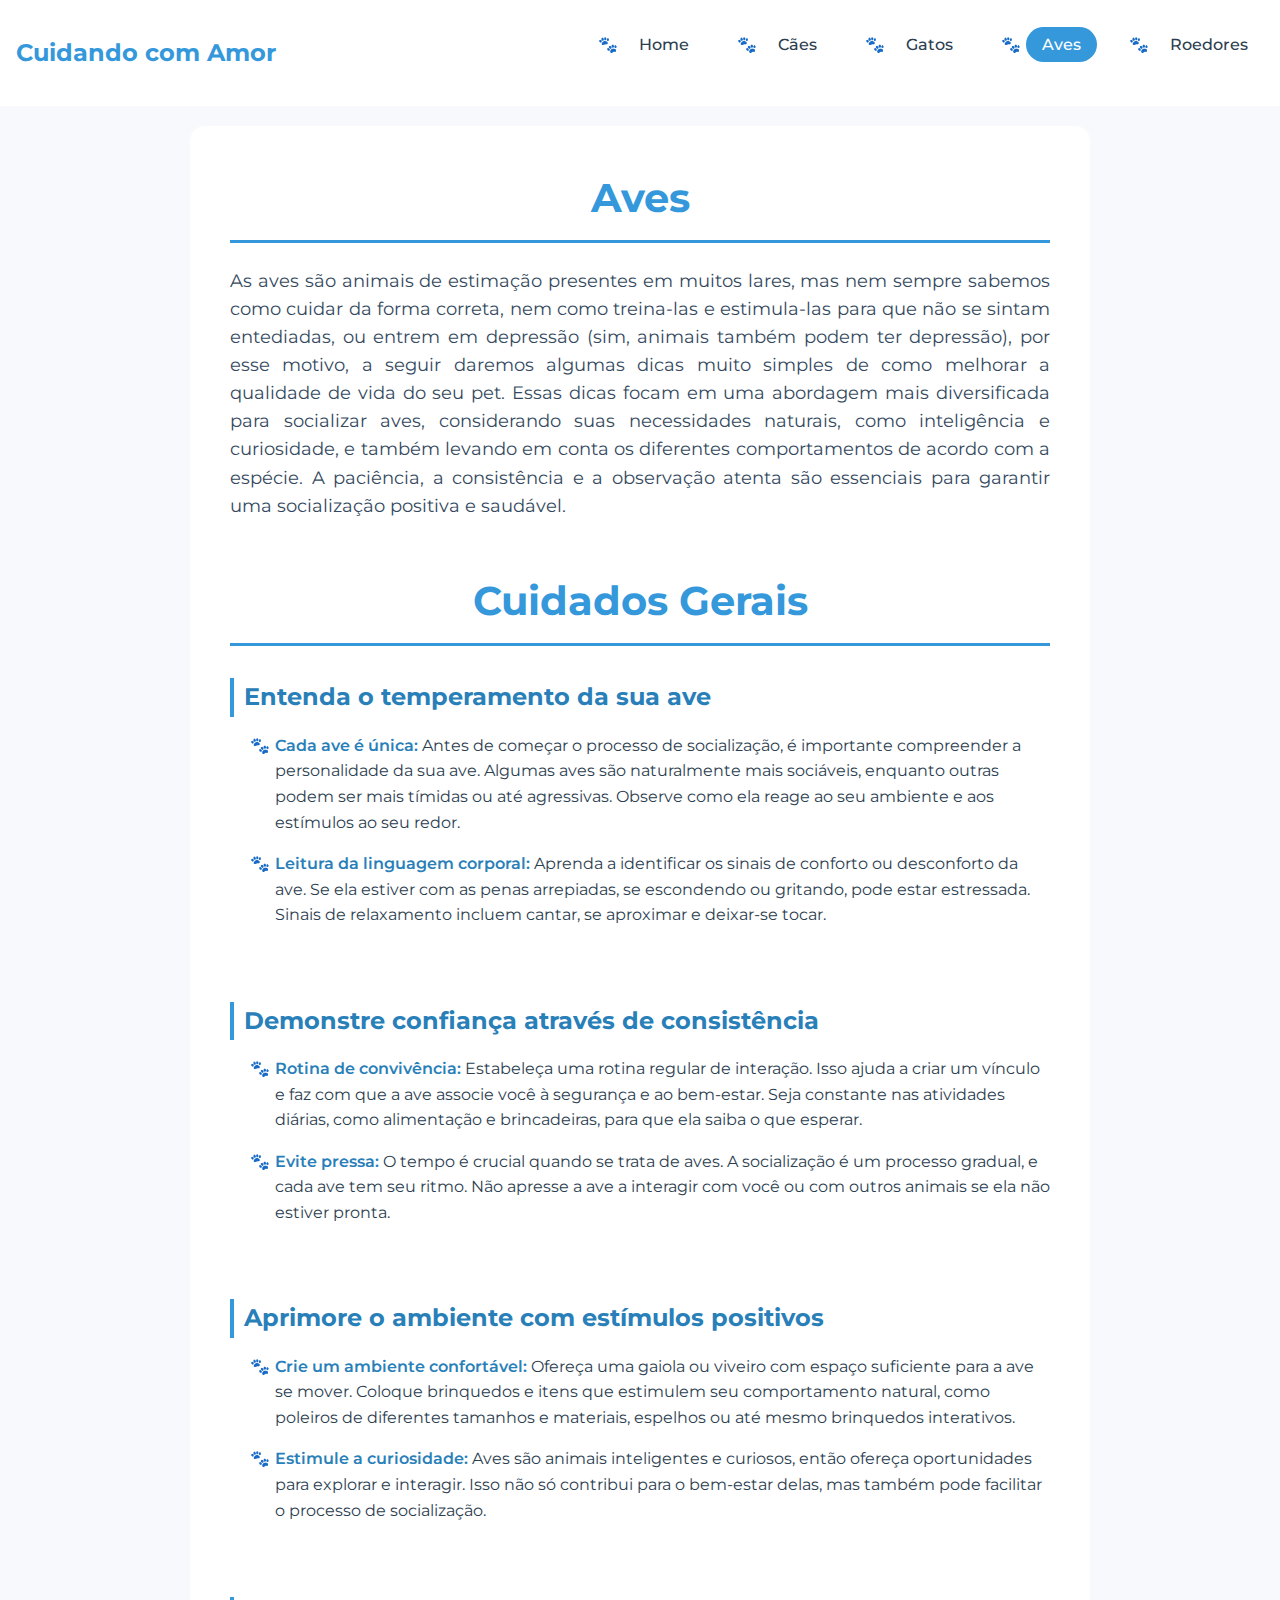
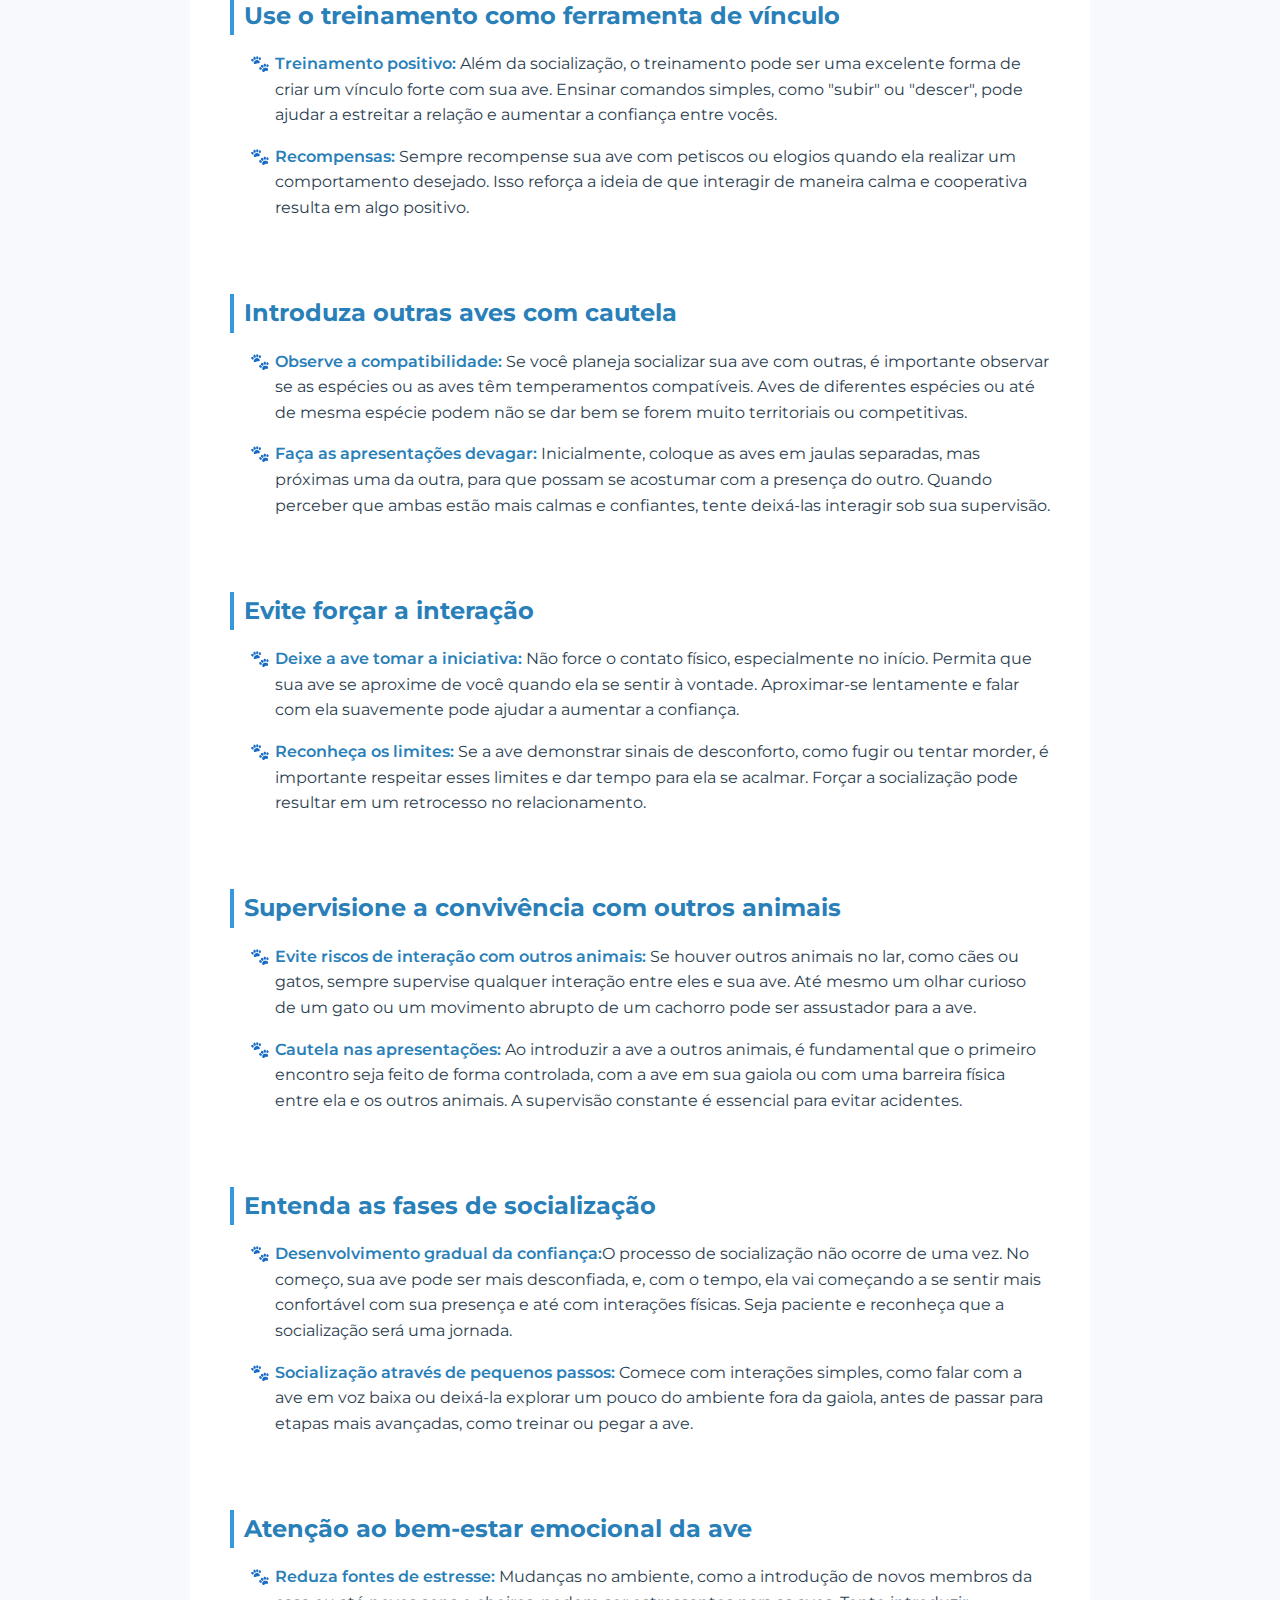
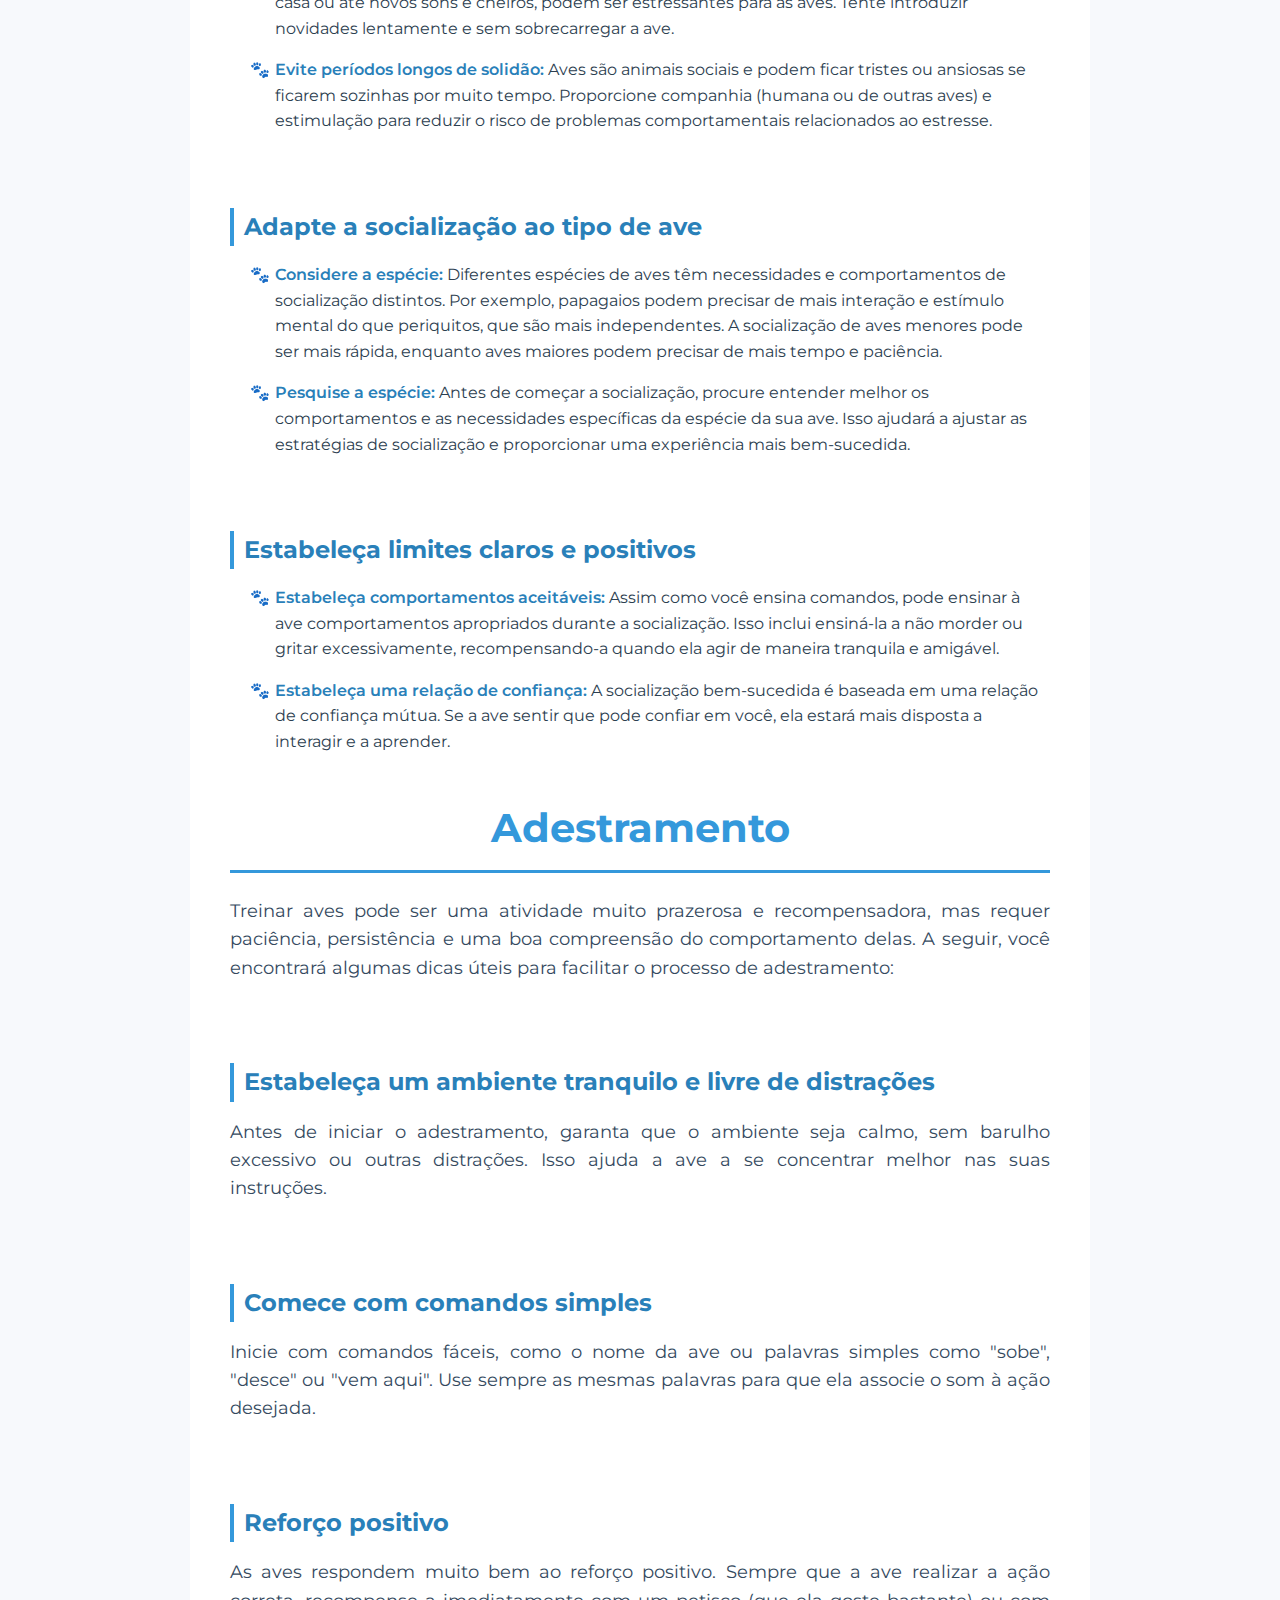
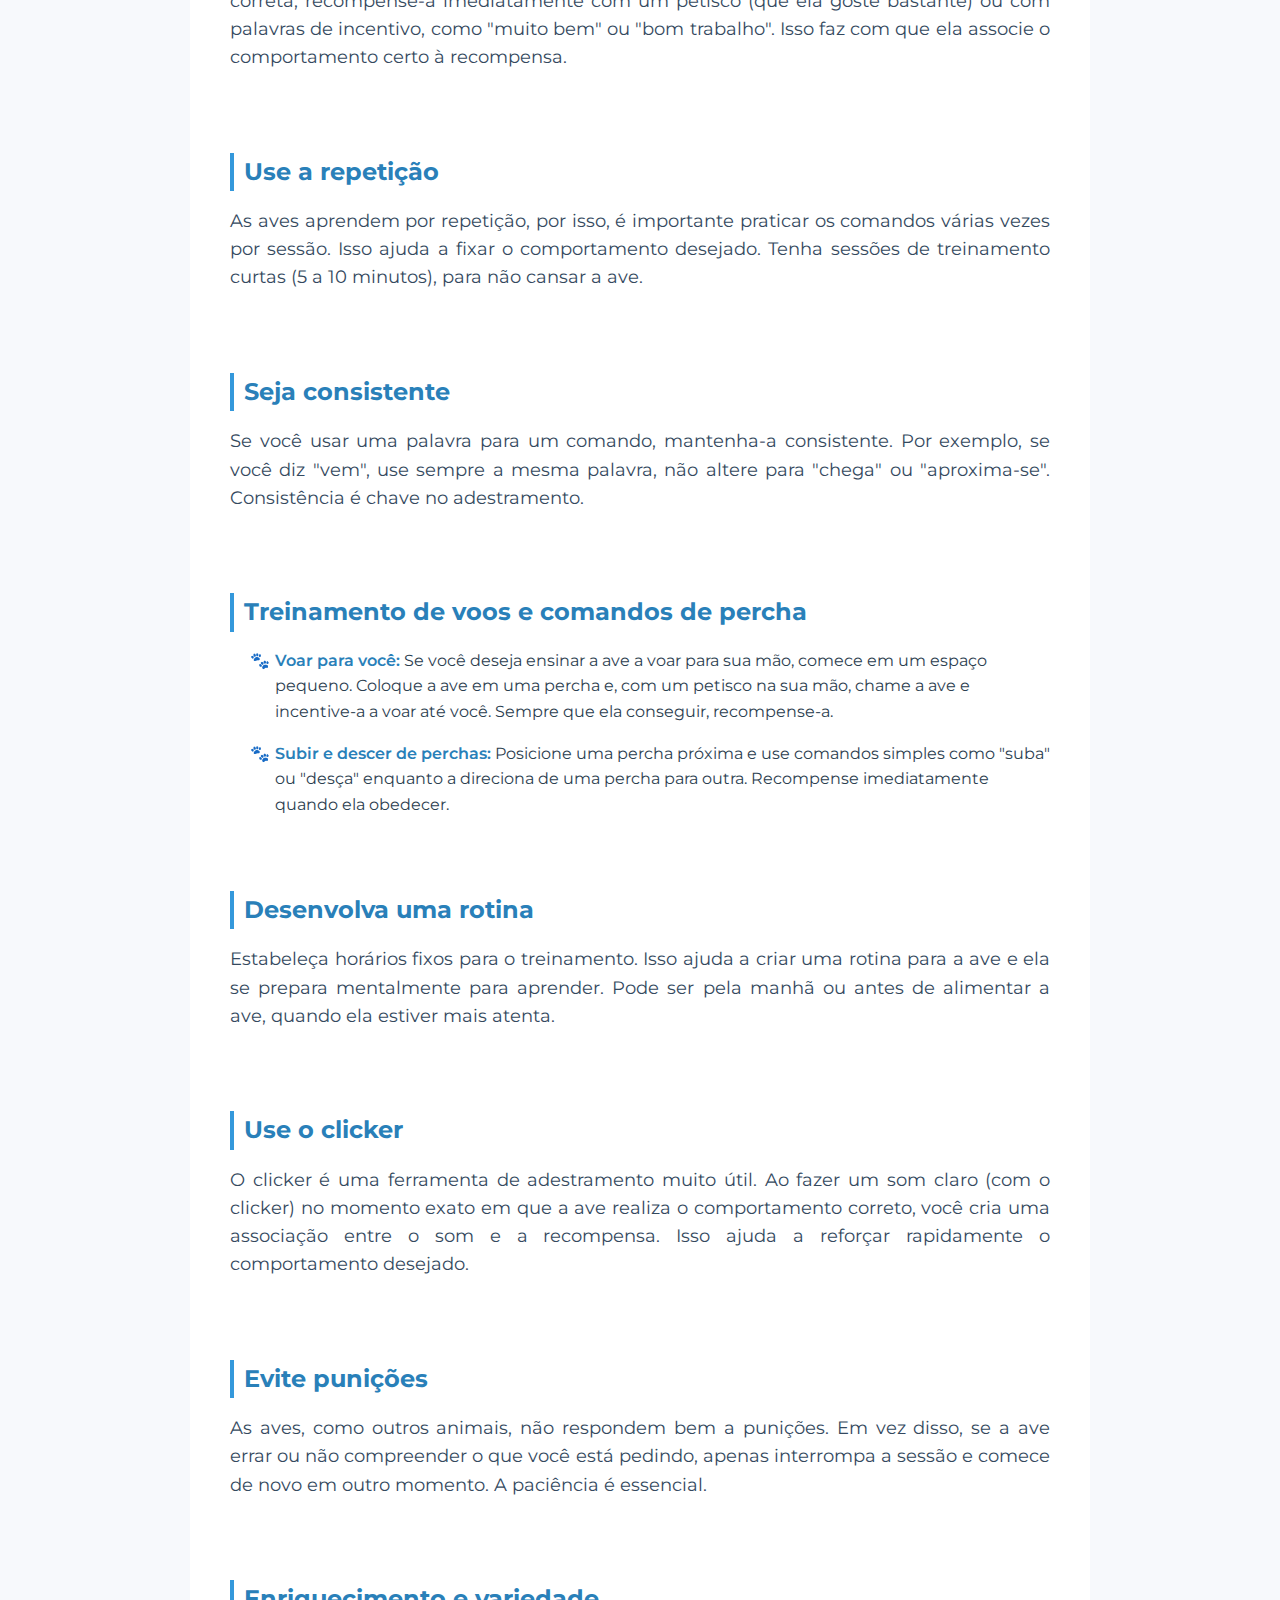
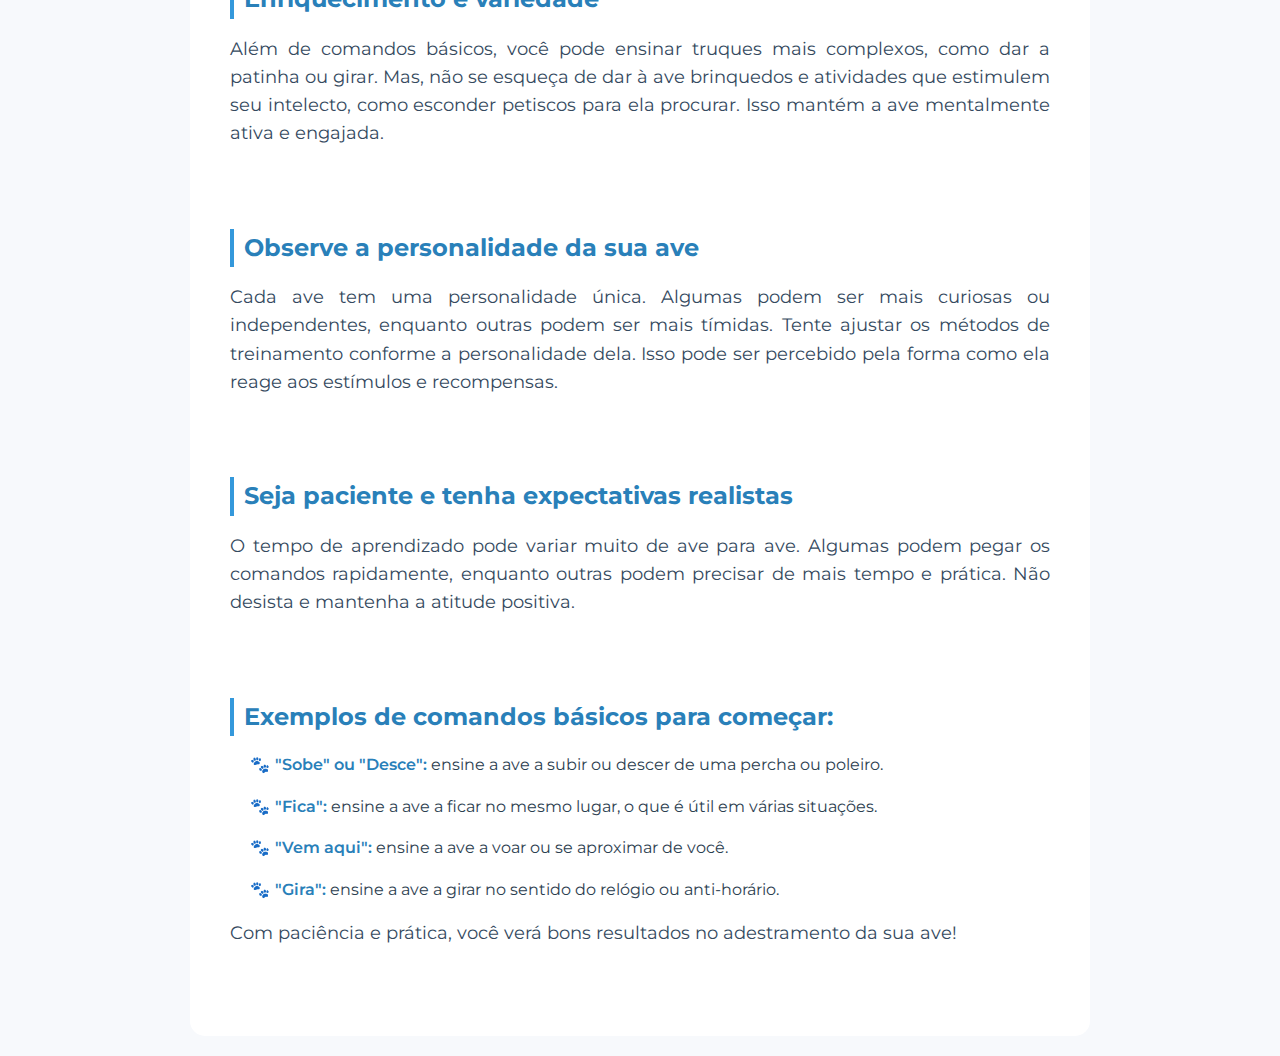
<file: aves.html>
<!DOCTYPE html>
<html lang="pt-br">
<head>
    <meta charset="UTF-8">
    <meta name="viewport" content="width=device-width, initial-scale=1.0">
    <title>Cães</title>
    <link rel="stylesheet" href="./css/stylesCaes.css">
</head>
<body>
    <header class="page-header">
        <nav class="main-nav">
            
                <a class="logo" href="index.html">
                    <h2>Cuidando com Amor</h2>
                </a>
            <ul class="nav-links">
                <li><a href="index.html">Home</a></li>
                <li><a href="caes.html">Cães</a></li>
                <li><a href="gatos.html">Gatos</a></li>
                <li><a href="aves.html" class="active">Aves</a></li>
                <li><a href="roedores.html">Roedores</a></li>
            </ul>
            <div class="nav-toggle">
                <span></span>
                <span></span>
                <span></span>
            </div>
        </nav>
    </header>
    <div>
        <h1>Aves</h1>

        <p>As aves são animais de estimação presentes em muitos lares,  mas nem sempre sabemos como cuidar da forma correta,
            nem como treina-las e estimula-las para que não se sintam entediadas, ou entrem em depressão (sim, animais também podem ter depressão),
            por esse motivo, a seguir daremos algumas dicas muito simples de como melhorar a qualidade de vida do seu pet. 
            Essas dicas focam em uma abordagem mais diversificada para socializar aves, considerando suas necessidades naturais, como inteligência e curiosidade, e também levando em conta os diferentes comportamentos de acordo com a espécie. 
            A paciência, a consistência e a observação atenta são essenciais para garantir uma socialização positiva e saudável.
        </p>
        <br>
        
        <h1>Cuidados Gerais</h1>

        <h3>Entenda o temperamento da sua ave</h3>

        <ul>
            <li><strong>Cada ave é única:</strong> Antes de começar o processo de socialização, é importante compreender a personalidade da sua ave. Algumas aves são naturalmente mais sociáveis, enquanto outras podem ser mais tímidas ou até agressivas. Observe como ela reage ao seu ambiente e aos estímulos ao seu redor.</li>
            <li><strong>Leitura da linguagem corporal:</strong> Aprenda a identificar os sinais de conforto ou desconforto da ave. Se ela estiver com as penas arrepiadas, se escondendo ou gritando, pode estar estressada. Sinais de relaxamento incluem cantar, se aproximar e deixar-se tocar.</li>

        </ul>
        <br>
        

        <h3>Demonstre confiança através de consistência</h3>

        <ul>
            <li><strong>Rotina de convivência:</strong> Estabeleça uma rotina regular de interação. Isso ajuda a criar um vínculo e faz com que a ave associe você à segurança e ao bem-estar. Seja constante nas atividades diárias, como alimentação e brincadeiras, para que ela saiba o que esperar.</li>
            <li><strong>Evite pressa:</strong> O tempo é crucial quando se trata de aves. A socialização é um processo gradual, e cada ave tem seu ritmo. Não apresse a ave a interagir com você ou com outros animais se ela não estiver pronta.</li>
        </ul>
        <br>

        <h3>Aprimore o ambiente com estímulos positivos</h3>

        <ul>
            <li><strong>Crie um ambiente confortável:</strong> Ofereça uma gaiola ou viveiro com espaço suficiente para a ave se mover. Coloque brinquedos e itens que estimulem seu comportamento natural, como poleiros de diferentes tamanhos e materiais, espelhos ou até mesmo brinquedos interativos.</li>
            <li><strong>Estimule a curiosidade:</strong> Aves são animais inteligentes e curiosos, então ofereça oportunidades para explorar e interagir. Isso não só contribui para o bem-estar delas, mas também pode facilitar o processo de socialização.</li>
        </ul>
        <br>

        <h3>Use o treinamento como ferramenta de vínculo</h3>
        
        <ul>
            <li><strong>Treinamento positivo:</strong> Além da socialização, o treinamento pode ser uma excelente forma de criar um vínculo forte com sua ave. Ensinar comandos simples, como "subir" ou "descer", pode ajudar a estreitar a relação e aumentar a confiança entre vocês.</li>
            <li><strong>Recompensas:</strong> Sempre recompense sua ave com petiscos ou elogios quando ela realizar um comportamento desejado. Isso reforça a ideia de que interagir de maneira calma e cooperativa resulta em algo positivo.</li>
        </ul>
        <br>

        <h3>Introduza outras aves com cautela</h3>

        <ul>
            <li><strong>Observe a compatibilidade:</strong> Se você planeja socializar sua ave com outras, é importante observar se as espécies ou as aves têm temperamentos compatíveis. Aves de diferentes espécies ou até de mesma espécie podem não se dar bem se forem muito territoriais ou competitivas.</li>
            <li><strong>Faça as apresentações devagar:</strong> Inicialmente, coloque as aves em jaulas separadas, mas próximas uma da outra, para que possam se acostumar com a presença do outro. Quando perceber que ambas estão mais calmas e confiantes, tente deixá-las interagir sob sua supervisão.</li>

        </ul>
        <br>

        <h3>Evite forçar a interação</h3>

        <ul>
            <li><strong>Deixe a ave tomar a iniciativa:</strong> Não force o contato físico, especialmente no início. Permita que sua ave se aproxime de você quando ela se sentir à vontade. Aproximar-se lentamente e falar com ela suavemente pode ajudar a aumentar a confiança.</li>
            <li><strong>Reconheça os limites:</strong> Se a ave demonstrar sinais de desconforto, como fugir ou tentar morder, é importante respeitar esses limites e dar tempo para ela se acalmar. Forçar a socialização pode resultar em um retrocesso no relacionamento.</li>

        </ul>
        <br>

        <h3>Supervisione a convivência com outros animais</h3>

        <ul>
            <li><strong>Evite riscos de interação com outros animais:</strong> Se houver outros animais no lar, como cães ou gatos, sempre supervise qualquer interação entre eles e sua ave. Até mesmo um olhar curioso de um gato ou um movimento abrupto de um cachorro pode ser assustador para a ave.</li>
            <li><strong>Cautela nas apresentações:</strong> Ao introduzir a ave a outros animais, é fundamental que o primeiro encontro seja feito de forma controlada, com a ave em sua gaiola ou com uma barreira física entre ela e os outros animais. A supervisão constante é essencial para evitar acidentes.</li>

        </ul>
        <br>

        <h3>Entenda as fases de socialização</h3>

        <ul>
            <li><strong>Desenvolvimento gradual da confiança:</strong>O processo de socialização não ocorre de uma vez. No começo, sua ave pode ser mais desconfiada, e, com o tempo, ela vai começando a se sentir mais confortável com sua presença e até com interações físicas. Seja paciente e reconheça que a socialização será uma jornada.</li>
            <li><strong>Socialização através de pequenos passos:</strong> Comece com interações simples, como falar com a ave em voz baixa ou deixá-la explorar um pouco do ambiente fora da gaiola, antes de passar para etapas mais avançadas, como treinar ou pegar a ave.</li>

        </ul>
        <br>

        <h3>Atenção ao bem-estar emocional da ave</h3>

        <ul>
            <li><strong>Reduza fontes de estresse:</strong> Mudanças no ambiente, como a introdução de novos membros da casa ou até novos sons e cheiros, podem ser estressantes para as aves. Tente introduzir novidades lentamente e sem sobrecarregar a ave.</li>
            <li><strong>Evite períodos longos de solidão:</strong> Aves são animais sociais e podem ficar tristes ou ansiosas se ficarem sozinhas por muito tempo. Proporcione companhia (humana ou de outras aves) e estimulação para reduzir o risco de problemas comportamentais relacionados ao estresse.</li>

        </ul>
        <br>

        <h3>Adapte a socialização ao tipo de ave</h3>

        <ul>
            <li><strong>Considere a espécie:</strong> Diferentes espécies de aves têm necessidades e comportamentos de socialização distintos. Por exemplo, papagaios podem precisar de mais interação e estímulo mental do que periquitos, que são mais independentes. A socialização de aves menores pode ser mais rápida, enquanto aves maiores podem precisar de mais tempo e paciência.</li>
            <li><strong>Pesquise a espécie:</strong> Antes de começar a socialização, procure entender melhor os comportamentos e as necessidades específicas da espécie da sua ave. Isso ajudará a ajustar as estratégias de socialização e proporcionar uma experiência mais bem-sucedida.</li>

        </ul>
        <br>

        <h3>Estabeleça limites claros e positivos</h3>

        <ul>
            <li><strong>Estabeleça comportamentos aceitáveis:</strong> Assim como você ensina comandos, pode ensinar à ave comportamentos apropriados durante a socialização. Isso inclui ensiná-la a não morder ou gritar excessivamente, recompensando-a quando ela agir de maneira tranquila e amigável.</li>
            <li><strong>Estabeleça uma relação de confiança:</strong> A socialização bem-sucedida é baseada em uma relação de confiança mútua. Se a ave sentir que pode confiar em você, ela estará mais disposta a interagir e a aprender.</li>

        </ul>
        <br>

        <h1>Adestramento</h1>

        <p>Treinar aves pode ser uma atividade muito prazerosa e recompensadora, mas requer paciência, persistência e uma boa compreensão do comportamento delas. 
            A seguir, você encontrará algumas dicas úteis para facilitar o processo de adestramento:</p>
        <br>

        <h3>Estabeleça um ambiente tranquilo e livre de distrações</h3>

        <!-- <ul>
            <li>Antes de iniciar o adestramento, garanta que o ambiente seja calmo, sem barulho excessivo ou outras distrações. Isso ajuda a ave a se concentrar melhor nas suas instruções.</li>
        </ul> -->
        <p>Antes de iniciar o adestramento, garanta que o ambiente seja calmo, sem barulho excessivo ou outras distrações. Isso ajuda a ave a se concentrar melhor nas suas instruções.</p>
        <br>

        <h3>Comece com comandos simples</h3>

        <!-- <ul>
            <li>Inicie com comandos fáceis, como o nome da ave ou palavras simples como "sobe", "desce" ou "vem aqui". Use sempre as mesmas palavras para que ela associe o som à ação desejada.</li>
        </ul> -->
        <p>Inicie com comandos fáceis, como o nome da ave ou palavras simples como "sobe", "desce" ou "vem aqui". Use sempre as mesmas palavras para que ela associe o som à ação desejada.</p>
        <br>

        
        <h3>Reforço positivo</h3>

        <!-- <ul>
            <li>As aves respondem muito bem ao reforço positivo. Sempre que a ave realizar a ação correta, recompense-a imediatamente com um petisco (que ela goste bastante) ou com palavras de incentivo, como "muito bem" ou "bom trabalho". Isso faz com que ela associe o comportamento certo à recompensa.</li>
        </ul> -->
        <p>As aves respondem muito bem ao reforço positivo. Sempre que a ave realizar a ação correta, recompense-a imediatamente com um petisco (que ela goste bastante) ou com palavras de incentivo, como "muito bem" ou "bom trabalho". Isso faz com que ela associe o comportamento certo à recompensa.</p>
        <br>

        
        <h3>Use a repetição</h3>

        <!-- <ul>
            <li>As aves aprendem por repetição, por isso, é importante praticar os comandos várias vezes por sessão. Isso ajuda a fixar o comportamento desejado. Tenha sessões de treinamento curtas (5 a 10 minutos), para não cansar a ave.</li>
        </ul> -->
        <p>As aves aprendem por repetição, por isso, é importante praticar os comandos várias vezes por sessão. Isso ajuda a fixar o comportamento desejado. Tenha sessões de treinamento curtas (5 a 10 minutos), para não cansar a ave.</p>
        <br>

        
        <h3>Seja consistente</h3>

        <!-- <ul>
            <li>Se você usar uma palavra para um comando, mantenha-a consistente. Por exemplo, se você diz "vem", use sempre a mesma palavra, não altere para "chega" ou "aproxima-se". Consistência é chave no adestramento.</li>
        </ul> -->
        <p>Se você usar uma palavra para um comando, mantenha-a consistente. Por exemplo, se você diz "vem", use sempre a mesma palavra, não altere para "chega" ou "aproxima-se". Consistência é chave no adestramento.</p>
        <br>

        
        <h3>Treinamento de voos e comandos de percha</h3>

        <ul>
            <li><strong>Voar para você:</strong> Se você deseja ensinar a ave a voar para sua mão, comece em um espaço pequeno. Coloque a ave em uma percha e, com um petisco na sua mão, chame a ave e incentive-a a voar até você. Sempre que ela conseguir, recompense-a.</li>
            <li><strong>Subir e descer de perchas:</strong> Posicione uma percha próxima e use comandos simples como "suba" ou "desça" enquanto a direciona de uma percha para outra. Recompense imediatamente quando ela obedecer.</li>
        </ul>
        <br>

        
        <h3>Desenvolva uma rotina</h3>

        <p>Estabeleça horários fixos para o treinamento. Isso ajuda a criar uma rotina para a ave e ela se prepara mentalmente para aprender. Pode ser pela manhã ou antes de alimentar a ave, quando ela estiver mais atenta.</p>
        <br>

        
        <h3>Use o clicker</h3>

        
        <p>O clicker é uma ferramenta de adestramento muito útil. Ao fazer um som claro (com o clicker) no momento exato em que a ave realiza o comportamento correto, você cria uma associação entre o som e a recompensa. Isso ajuda a reforçar rapidamente o comportamento desejado.</p>
        <br>

        
        <h3>Evite punições</h3>
        <p>As aves, como outros animais, não respondem bem a punições. Em vez disso, se a ave errar ou não compreender o que você está pedindo, apenas interrompa a sessão e comece de novo em outro momento. A paciência é essencial.</p>
        <br>

        
        <h3>Enriquecimento e variedade</h3>
        <p>Além de comandos básicos, você pode ensinar truques mais complexos, como dar a patinha ou girar. Mas, não se esqueça de dar à ave brinquedos e atividades que estimulem seu intelecto, como esconder petiscos para ela procurar. Isso mantém a ave mentalmente ativa e engajada.</p>
        
        <br>

        
        <h3>Observe a personalidade da sua ave</h3>
        <p>Cada ave tem uma personalidade única. Algumas podem ser mais curiosas ou independentes, enquanto outras podem ser mais tímidas. Tente ajustar os métodos de treinamento conforme a personalidade dela. Isso pode ser percebido pela forma como ela reage aos estímulos e recompensas.</p>
        
        <br>

        
        <h3>Seja paciente e tenha expectativas realistas</h3>
        <p>O tempo de aprendizado pode variar muito de ave para ave. Algumas podem pegar os comandos rapidamente, enquanto outras podem precisar de mais tempo e prática. Não desista e mantenha a atitude positiva.</p>
        <br>

        <h3>Exemplos de comandos básicos para começar:</h3>

        <ul>
            <li><strong>"Sobe" ou "Desce":</strong> ensine a ave a subir ou descer de uma percha ou poleiro.</li>
            <li><strong>"Fica":</strong> ensine a ave a ficar no mesmo lugar, o que é útil em várias situações.</li>
            <li><strong>"Vem aqui":</strong> ensine a ave a voar ou se aproximar de você.</li>
            <li><strong>"Gira":</strong> ensine a ave a girar no sentido do relógio ou anti-horário.</li>
        </ul>
        <p>Com paciência e prática, você verá bons resultados no adestramento da sua ave!</p>
        <br>
        



        
        




















    </div>

    <script>
    const navToggle = document.querySelector('.nav-toggle');
    const navLinks = document.querySelector('.nav-links');

    navToggle.addEventListener('click', () => {
        navLinks.classList.toggle('active');
    });
</script>
</body>
</html>
</file>
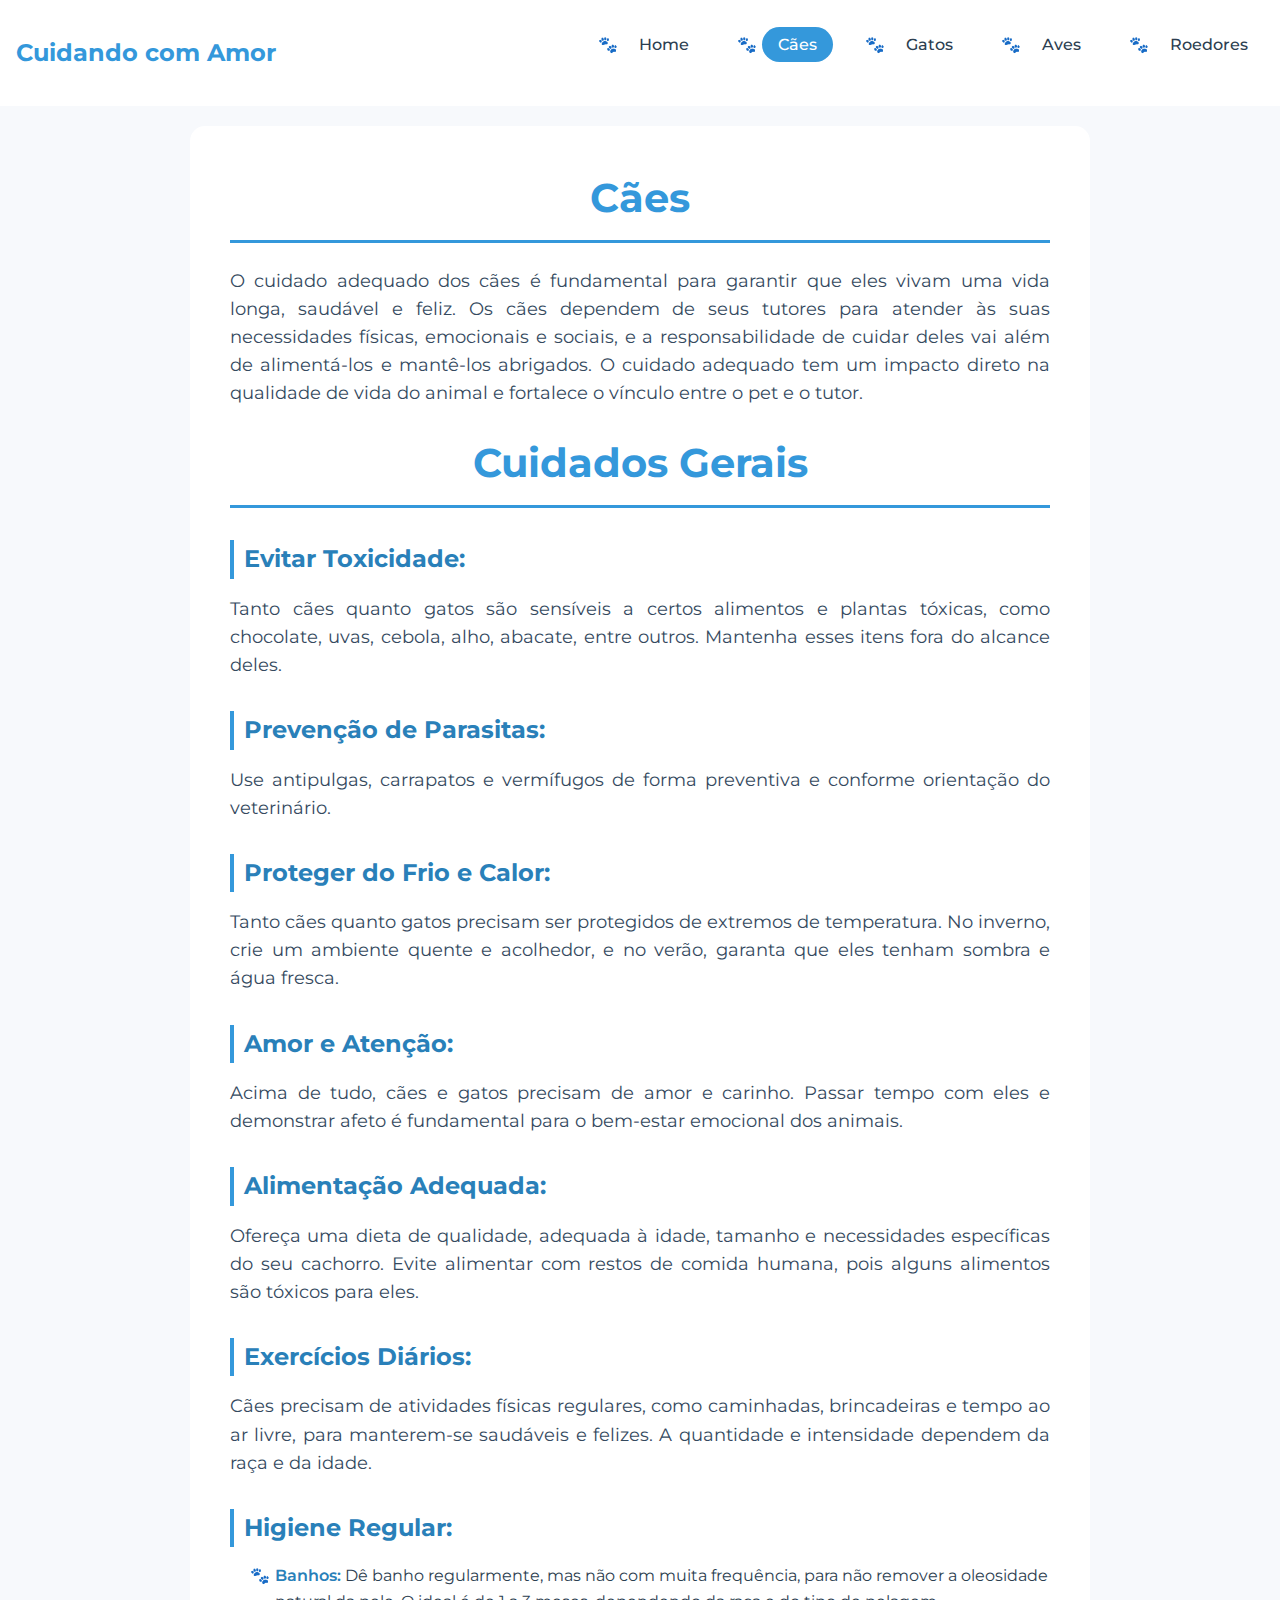
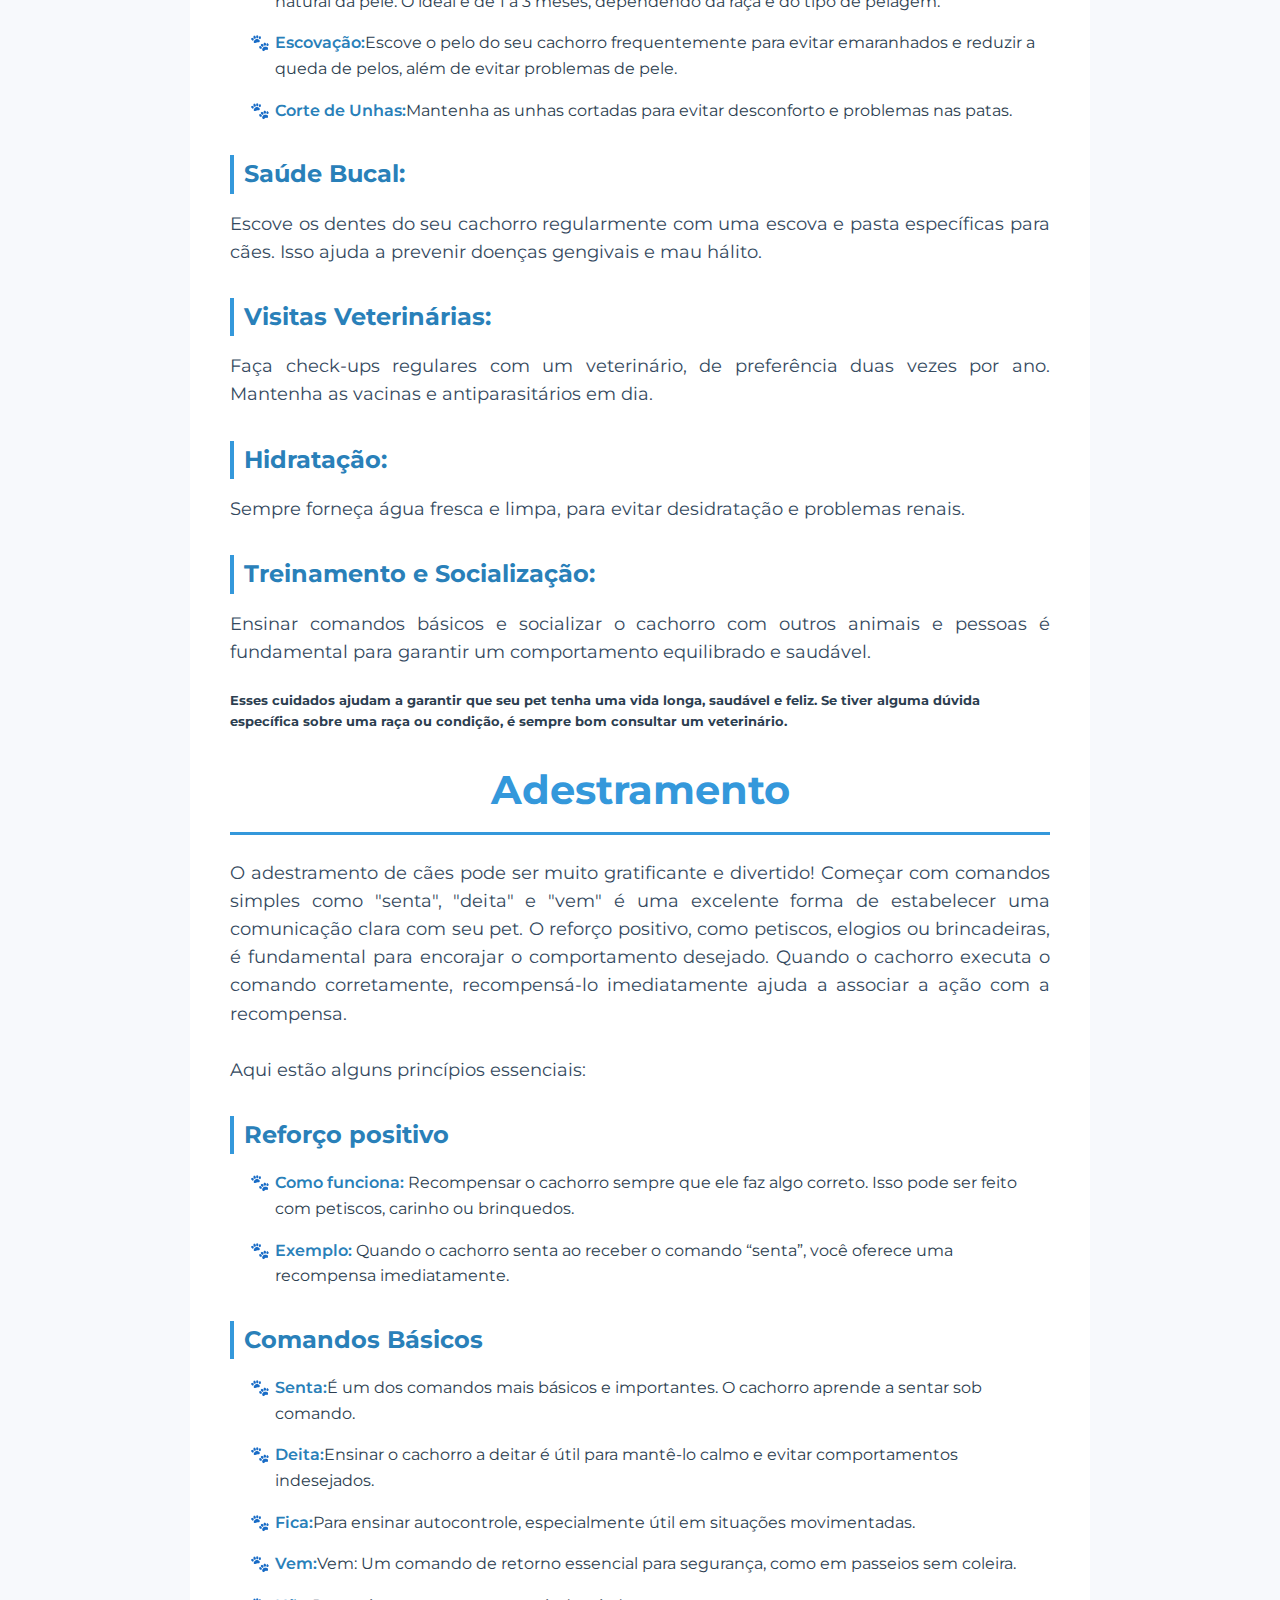
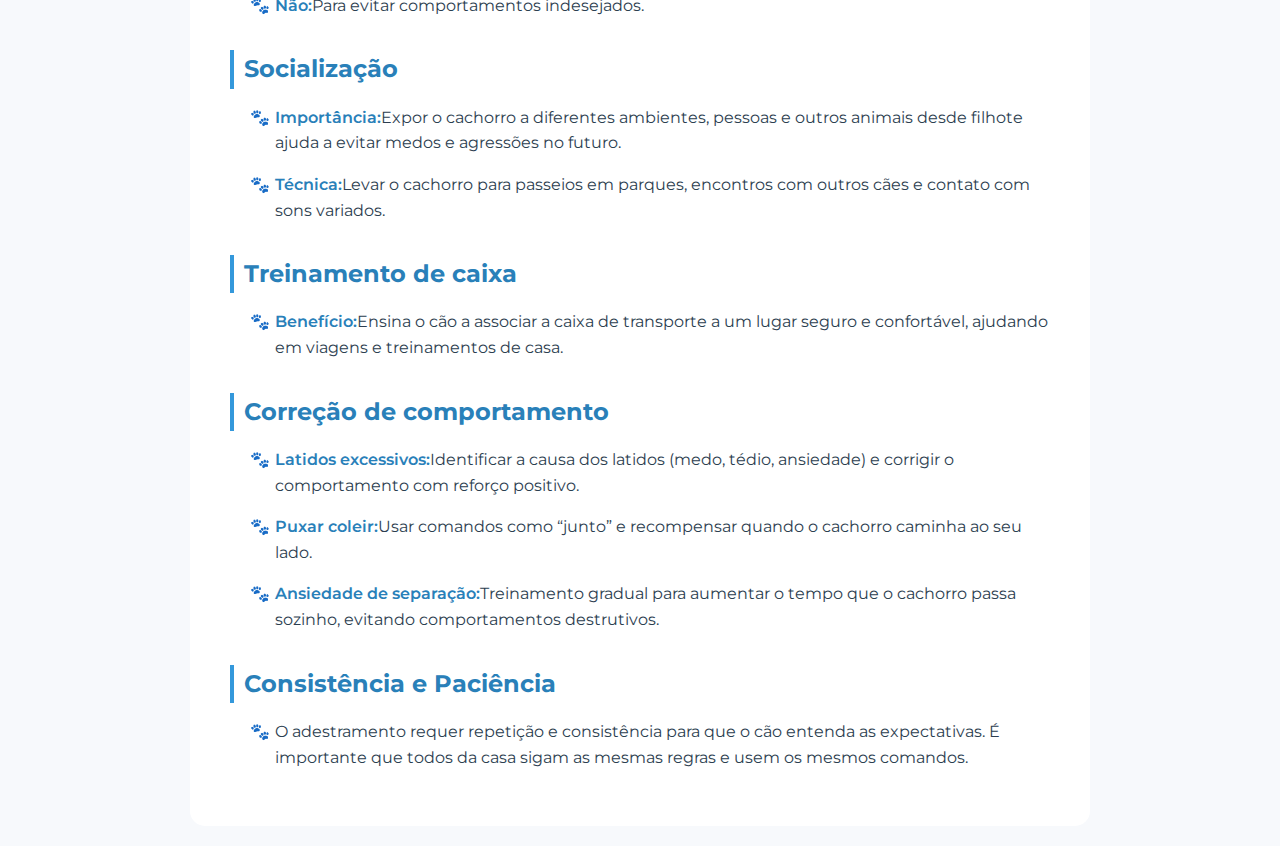
<file: caes.html>
<!DOCTYPE html>
<html lang="pt-br">
<head>
    <meta charset="UTF-8">
    <meta name="viewport" content="width=device-width, initial-scale=1.0">
    <title>Cães</title>
    <link rel="stylesheet" href="./css/stylesCaes.css">
</head>
<body>
    <header class="page-header">
        <nav class="main-nav">
            
                <a class="logo" href="index.html">
                    <h2>Cuidando com Amor</h2>
                </a>
            <ul class="nav-links">
                <li><a href="index.html">Home</a></li>
                <li><a href="caes.html" class="active">Cães</a></li>
                <li><a href="gatos.html">Gatos</a></li>
                <li><a href="aves.html">Aves</a></li>
                <li><a href="roedores.html">Roedores</a></li>
            </ul>
            <div class="nav-toggle">
                <span></span>
                <span></span>
                <span></span>
            </div>
        </nav>
    </header>
    <div>
        <h1>Cães</h1>
        <p>O cuidado adequado dos cães é fundamental para garantir que eles vivam uma vida longa, saudável e feliz. Os cães dependem de seus tutores para atender às suas necessidades físicas, emocionais e sociais, e a responsabilidade de cuidar deles vai além de alimentá-los e mantê-los abrigados. O cuidado adequado tem um impacto direto na qualidade de vida do animal e fortalece o vínculo entre o pet e o tutor.</p>
        <h1>Cuidados Gerais</h1>

        <h3>Evitar Toxicidade:</h3> 
        <p>Tanto cães quanto gatos são sensíveis a certos alimentos e plantas tóxicas, como chocolate, uvas, cebola, alho, abacate, entre outros. Mantenha esses itens fora do alcance deles.</p>

        <h3>Prevenção de Parasitas:</h3> 
        <p>Use antipulgas, carrapatos e vermífugos de forma preventiva e conforme orientação do veterinário.</p>

        <h3>Proteger do Frio e Calor:</h3> 
        <p>Tanto cães quanto gatos precisam ser protegidos de extremos de temperatura. No inverno, crie um ambiente quente e acolhedor, e no verão, garanta que eles tenham sombra e água fresca.</p>

        <h3>Amor e Atenção:</h3> 
        <p>Acima de tudo, cães e gatos precisam de amor e carinho. Passar tempo com eles e demonstrar afeto é fundamental para o bem-estar emocional dos animais.</p>

        <h3>Alimentação Adequada:</h3>
        <p>Ofereça uma dieta de qualidade, adequada à idade, tamanho e necessidades específicas do seu cachorro. Evite alimentar com restos de comida humana, pois alguns alimentos são tóxicos para eles.</p>
        <h3>Exercícios Diários:</h3>
        <p>Cães precisam de atividades físicas regulares, como caminhadas, brincadeiras e tempo ao ar livre, para manterem-se saudáveis e felizes. A quantidade e intensidade dependem da raça e da idade.</p>
        <h3>Higiene Regular:</h3>
        <ul>
            <li><strong>Banhos:</strong> Dê banho regularmente, mas não com muita frequência, para não remover a oleosidade natural da pele. O ideal é de 1 a 3 meses, dependendo da raça e do tipo de pelagem.</li>
            <li><strong>Escovação:</strong>Escove o pelo do seu cachorro frequentemente para evitar emaranhados e reduzir a queda de pelos, além de evitar problemas de pele.</li>
            <li><strong>Corte de Unhas:</strong>Mantenha as unhas cortadas para evitar desconforto e problemas nas patas.</li>
        </ul>
        <h3>Saúde Bucal:</h3>
        <p>Escove os dentes do seu cachorro regularmente com uma escova e pasta específicas para cães. Isso ajuda a prevenir doenças gengivais e mau hálito.</p>
        <h3>Visitas Veterinárias:</h3>
        <p>Faça check-ups regulares com um veterinário, de preferência duas vezes por ano. Mantenha as vacinas e antiparasitários em dia.</p>
        <h3>Hidratação:</h3>
        <p>Sempre forneça água fresca e limpa, para evitar desidratação e problemas renais.</p>
        <h3>Treinamento e Socialização:</h3>
        <p>Ensinar comandos básicos e socializar o cachorro com outros animais e pessoas é fundamental para garantir um comportamento equilibrado e saudável.</p>

        <h5>Esses cuidados ajudam a garantir que seu pet tenha uma vida longa, saudável e feliz. Se tiver alguma dúvida específica sobre uma raça ou condição, é sempre bom consultar um veterinário.</h5>
        <br>
        <h1>Adestramento</h1>
        <p>O adestramento de cães pode ser muito gratificante e divertido! Começar com comandos simples como "senta", "deita" e "vem" é uma excelente forma de estabelecer uma comunicação clara com seu pet. O reforço positivo, como petiscos, elogios ou brincadeiras, é fundamental para encorajar o comportamento desejado. Quando o cachorro executa o comando corretamente, recompensá-lo imediatamente ajuda a associar a ação com a recompensa.<br><br>
            Aqui estão alguns princípios essenciais:</p>
        
        <h3>Reforço positivo</h3>
        <ul>
            <li><strong>Como funciona:</strong> Recompensar o cachorro sempre que ele faz algo correto. Isso pode ser feito com petiscos, carinho ou brinquedos.</li>
            <li><strong>Exemplo:</strong> Quando o cachorro senta ao receber o comando “senta”, você oferece uma recompensa imediatamente.</li>
        </ul>

        <h3>Comandos Básicos</h3>
        <ul>
            <li><strong>Senta:</strong>É um dos comandos mais básicos e importantes. O cachorro aprende a sentar sob comando.</li>
            <li><strong>Deita:</strong>Ensinar o cachorro a deitar é útil para mantê-lo calmo e evitar comportamentos indesejados.</li>
            <li><strong>Fica:</strong>Para ensinar autocontrole, especialmente útil em situações movimentadas.</li>
            <li><strong>Vem:</strong>Vem: Um comando de retorno essencial para segurança, como em passeios sem coleira.</li>
            <li><strong>Não:</strong>Para evitar comportamentos indesejados.</li>
        </ul>

        <h3>Socialização</h3>
        <ul>
            <li><strong>Importância:</strong>Expor o cachorro a diferentes ambientes, pessoas e outros animais desde filhote ajuda a evitar medos e agressões no futuro.</li>
            <li><strong>Técnica:</strong>Levar o cachorro para passeios em parques, encontros com outros cães e contato com sons variados.</li>
        </ul>

        <h3>Treinamento de caixa</h3>
        <ul>
            <li><strong>Benefício:</strong>Ensina o cão a associar a caixa de transporte a um lugar seguro e confortável, ajudando em viagens e treinamentos de casa.</li>
        </ul>

        <h3>Correção de comportamento</h3>
        <ul>
            <li><strong>Latidos excessivos:</strong>Identificar a causa dos latidos (medo, tédio, ansiedade) e corrigir o comportamento com reforço positivo.</li>
            <li><strong>Puxar coleir:</strong>Usar comandos como “junto” e recompensar quando o cachorro caminha ao seu lado.</li>
            <li><strong>Ansiedade de separação:</strong>Treinamento gradual para aumentar o tempo que o cachorro passa sozinho, evitando comportamentos destrutivos.</li>
        </ul>

        <h3>Consistência e Paciência</h3>
        <ul>
            <li>O adestramento requer repetição e consistência para que o cão entenda as expectativas. É importante que todos da casa sigam as mesmas regras e usem os mesmos comandos.</li>
        </ul>
    </div>

    <script>
    const navToggle = document.querySelector('.nav-toggle');
    const navLinks = document.querySelector('.nav-links');

    navToggle.addEventListener('click', () => {
        navLinks.classList.toggle('active');
    });
</script>
</body>
</html>
</file>
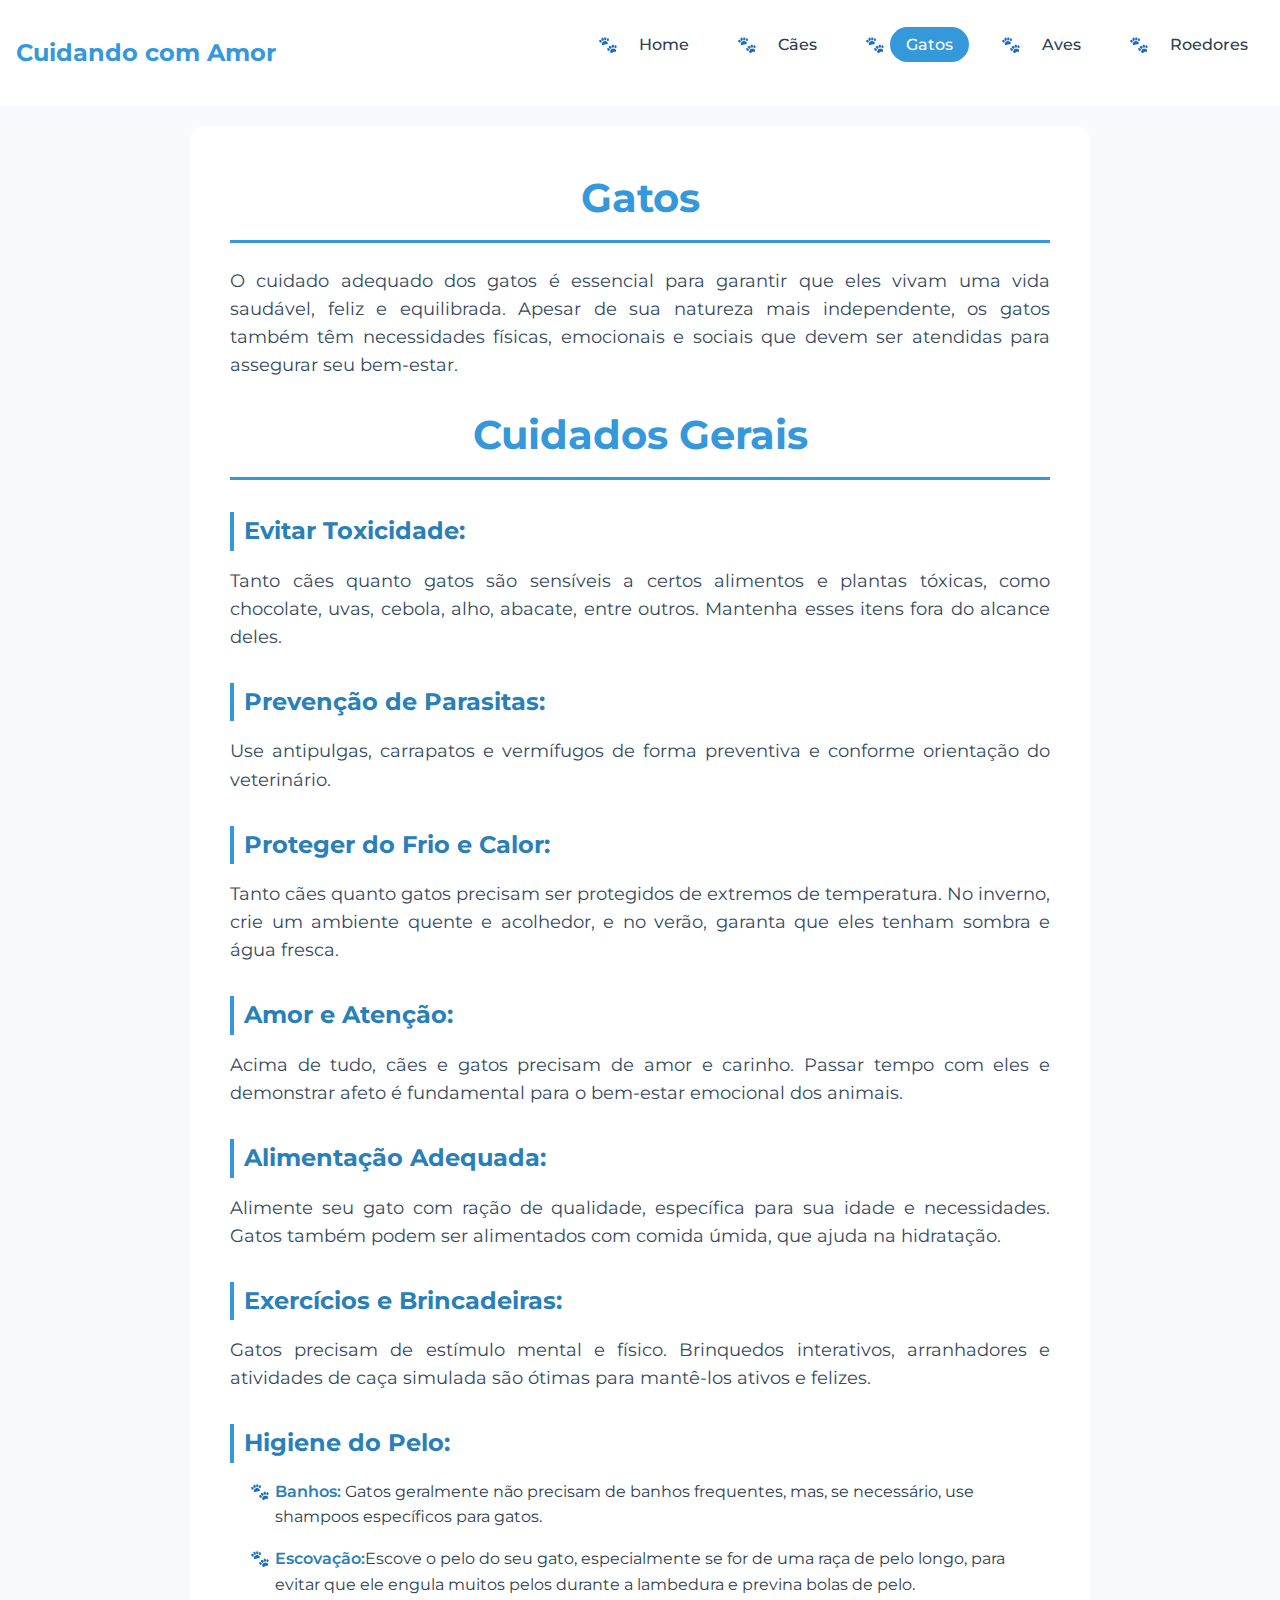
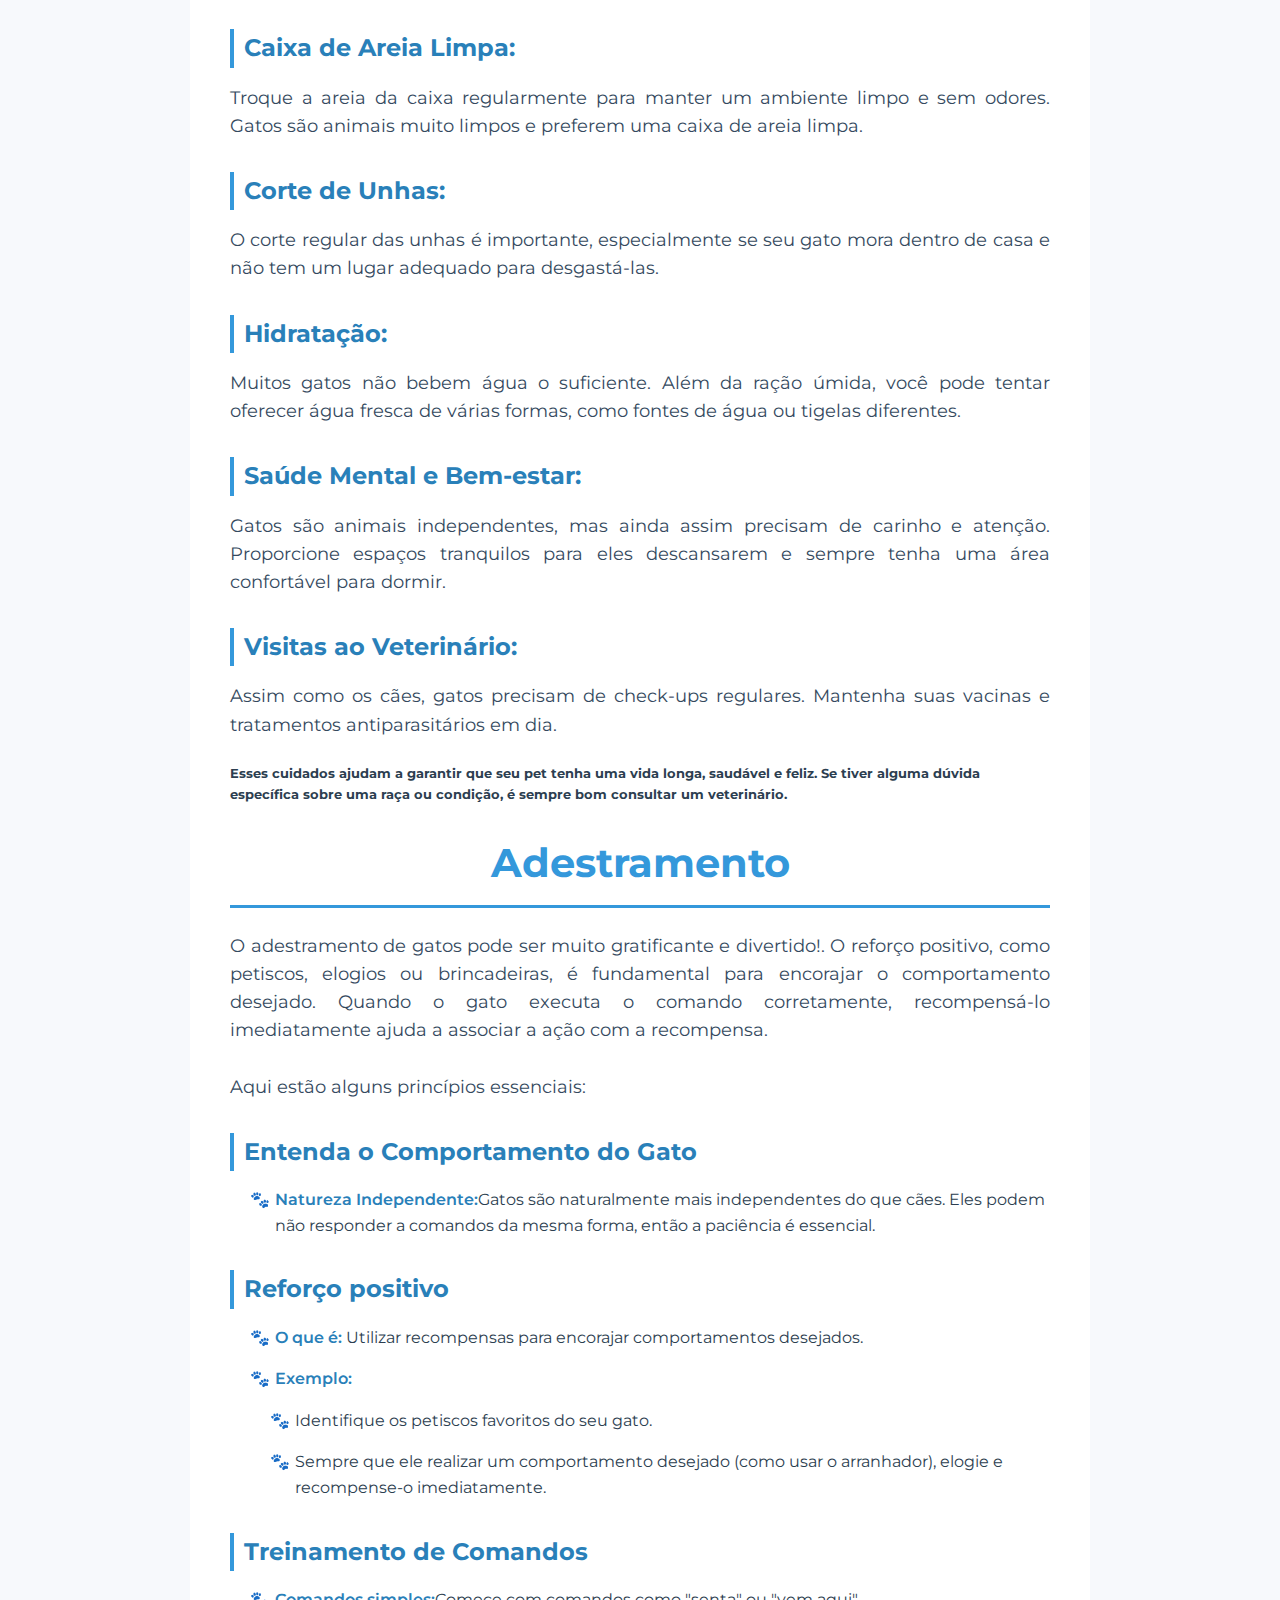
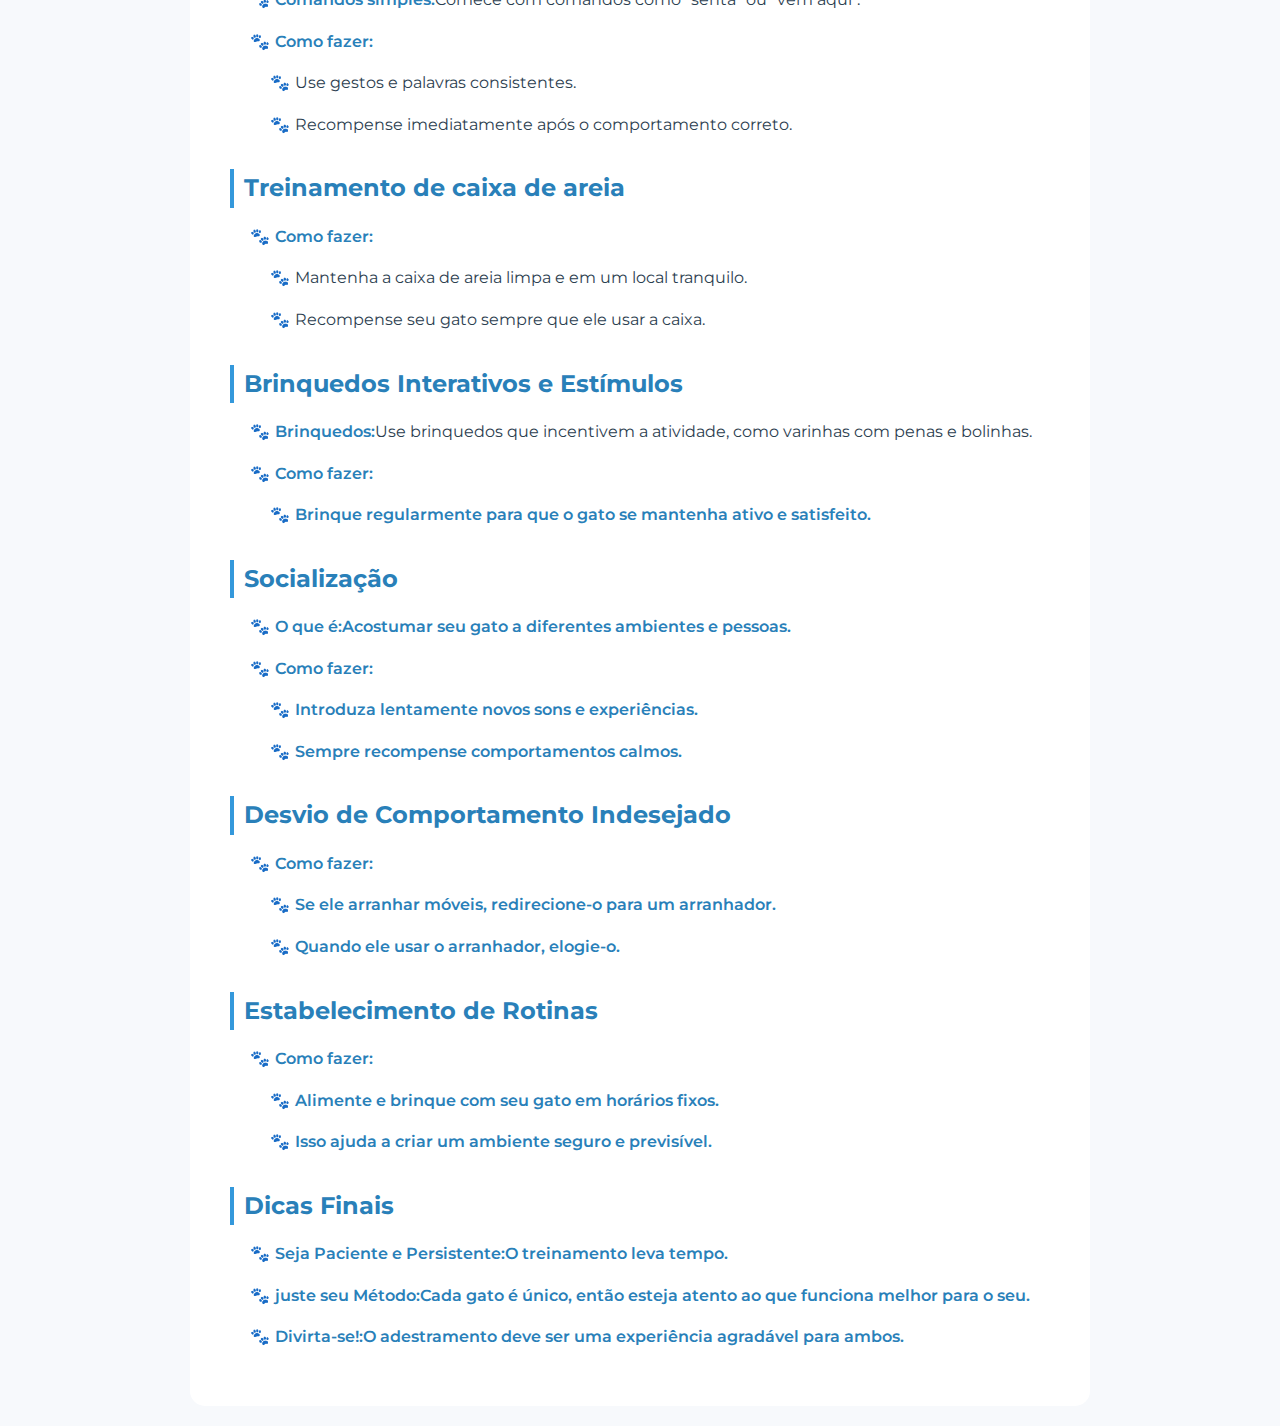
<file: gatos.html>
<!DOCTYPE html>
<html lang="pt-br">
<head>
    <meta charset="UTF-8">
    <meta name="viewport" content="width=device-width, initial-scale=1.0">
    <title>Cães</title>
    <link rel="stylesheet" href="./css/stylesCaes.css">
</head>
<body>
    <header class="page-header">
        <nav class="main-nav">
            
                <a class="logo" href="index.html">
                    <h2>Cuidando com Amor</h2></a>
            <ul class="nav-links">
                <li><a href="index.html">Home</a></li>
                <li><a href="caes.html">Cães</a></li>
                <li><a href="gatos.html" class="active">Gatos</a></li>
                <li><a href="aves.html">Aves</a></li>
                <li><a href="roedores.html">Roedores</a></li>
            </ul>
            <div class="nav-toggle">
                <span></span>
                <span></span>
                <span></span>
            </div>
        </nav>
    </header>
    <div>
        <h1>Gatos</h1>
        <p>O cuidado adequado dos gatos é essencial para garantir que eles vivam uma vida saudável, feliz e equilibrada. Apesar de sua natureza mais independente, os gatos também têm necessidades físicas, emocionais e sociais que devem ser atendidas para assegurar seu bem-estar.</p>
        <h1>Cuidados Gerais</h1>

        <h3>Evitar Toxicidade:</h3> 
        <p>Tanto cães quanto gatos são sensíveis a certos alimentos e plantas tóxicas, como chocolate, uvas, cebola, alho, abacate, entre outros. Mantenha esses itens fora do alcance deles.</p>

        <h3>Prevenção de Parasitas:</h3> 
        <p>Use antipulgas, carrapatos e vermífugos de forma preventiva e conforme orientação do veterinário.</p>

        <h3>Proteger do Frio e Calor:</h3> 
        <p>Tanto cães quanto gatos precisam ser protegidos de extremos de temperatura. No inverno, crie um ambiente quente e acolhedor, e no verão, garanta que eles tenham sombra e água fresca.</p>

        <h3>Amor e Atenção:</h3> 
        <p>Acima de tudo, cães e gatos precisam de amor e carinho. Passar tempo com eles e demonstrar afeto é fundamental para o bem-estar emocional dos animais.</p>

        <h3>Alimentação Adequada:</h3>
        <p>Alimente seu gato com ração de qualidade, específica para sua idade e necessidades. Gatos também podem ser alimentados com comida úmida, que ajuda na hidratação.</p>
        <h3>Exercícios e Brincadeiras:</h3>
        <p> Gatos precisam de estímulo mental e físico. Brinquedos interativos, arranhadores e atividades de caça simulada são ótimas para mantê-los ativos e felizes.</p>
        <h3>Higiene do Pelo:</h3>
        <ul>
            <li><strong>Banhos:</strong> Gatos geralmente não precisam de banhos frequentes, mas, se necessário, use shampoos específicos para gatos.</li>
            <li><strong>Escovação:</strong>Escove o pelo do seu gato, especialmente se for de uma raça de pelo longo, para evitar que ele engula muitos pelos durante a lambedura e previna bolas de pelo.</li>

        </ul>
        <h3>Caixa de Areia Limpa:</h3>
        <p>Troque a areia da caixa regularmente para manter um ambiente limpo e sem odores. Gatos são animais muito limpos e preferem uma caixa de areia limpa.</p>
        <h3>Corte de Unhas:</h3>
        <p>O corte regular das unhas é importante, especialmente se seu gato mora dentro de casa e não tem um lugar adequado para desgastá-las.</p>
        <h3>Hidratação:</h3>
        <p>Muitos gatos não bebem água o suficiente. Além da ração úmida, você pode tentar oferecer água fresca de várias formas, como fontes de água ou tigelas diferentes.</p>
        <h3>Saúde Mental e Bem-estar:</h3>
        <p>Gatos são animais independentes, mas ainda assim precisam de carinho e atenção. Proporcione espaços tranquilos para eles descansarem e sempre tenha uma área confortável para dormir.</p>
        <h3>Visitas ao Veterinário:</h3>
        <p>Assim como os cães, gatos precisam de check-ups regulares. Mantenha suas vacinas e tratamentos antiparasitários em dia.</p>
        <h5>Esses cuidados ajudam a garantir que seu pet tenha uma vida longa, saudável e feliz. Se tiver alguma dúvida específica sobre uma raça ou condição, é sempre bom consultar um veterinário.</h5>

        <br>
        <h1>Adestramento</h1>
        <p>O adestramento de gatos pode ser muito gratificante e divertido!. O reforço positivo, como petiscos, elogios ou brincadeiras, é fundamental para encorajar o comportamento desejado. Quando o gato executa o comando corretamente, recompensá-lo imediatamente ajuda a associar a ação com a recompensa.<br><br>
            Aqui estão alguns princípios essenciais:</p>

        <h3>Entenda o Comportamento do Gato</h3>
        <ul>
            <li><strong>Natureza Independente:</strong>Gatos são naturalmente mais independentes do que cães. Eles podem não responder a comandos da mesma forma, então a paciência é essencial.</li>
        </ul>
        
        <h3>Reforço positivo</h3>
        <ul>
            <li><strong>O que é:</strong> Utilizar recompensas para encorajar comportamentos desejados. </li>
            <li><strong>Exemplo:</strong></li>
            <ul><li> Identifique os petiscos favoritos do seu gato.</li></ul>
            <ul><li>Sempre que ele realizar um comportamento desejado (como usar o arranhador), elogie e recompense-o imediatamente.</li></ul>
        </ul>
        
        <h3>Treinamento de Comandos</h3>
        <ul>
            <li><strong>Comandos simples:</strong>Comece com comandos como "senta" ou "vem aqui".</li>
            <li><strong>Como fazer:</strong></li>
            <ul><li> Use gestos e palavras consistentes.</li></ul>
            <ul><li>Recompense imediatamente após o comportamento correto.</li></ul>
        </ul>

        <h3>Treinamento de caixa de areia</h3>
        <ul>
            <li><strong>Como fazer:</strong></li>
            <ul><li>Mantenha a caixa de areia limpa e em um local tranquilo.</li></ul>
            <ul><li>Recompense seu gato sempre que ele usar a caixa.</li></ul>
        </ul>

        <h3>Brinquedos Interativos e Estímulos</h3>
        <ul>
            <li><strong>Brinquedos:</strong>Use brinquedos que incentivem a atividade, como varinhas com penas e bolinhas.</li>
            <li><strong>Como fazer:</strong></li>
            <ul><li><strong>Brinque regularmente para que o gato se mantenha ativo e satisfeito.</li></ul>
        </ul>

        <h3>Socialização</h3>
        <ul>
            <li><strong>O que é:</strong>Acostumar seu gato a diferentes ambientes e pessoas.</li>
            <li><strong>Como fazer:</strong></li>
            <ul><li>Introduza lentamente novos sons e experiências.</li></ul>
            <ul><li>Sempre recompense comportamentos calmos.</li></ul>
        </ul>

        <h3>Desvio de Comportamento Indesejado</h3>
        <ul>
            <li><strong>Como fazer:</strong></li>
            <ul><li>Se ele arranhar móveis, redirecione-o para um arranhador.</li></ul>
            <ul><li>Quando ele usar o arranhador, elogie-o.</li></ul>
        </ul>
        
        <h3>Estabelecimento de Rotinas</h3>
        <ul>
            <li><strong>Como fazer:</strong></li>
            <ul><li>Alimente e brinque com seu gato em horários fixos.</li></ul>
            <ul><li>Isso ajuda a criar um ambiente seguro e previsível.</li></ul>
        </ul>
        <h3>Dicas Finais</h3>
        <ul>
            <li><strong>Seja Paciente e Persistente:</strong>O treinamento leva tempo.</li>
            <li><strong>juste seu Método:</strong>Cada gato é único, então esteja atento ao que funciona melhor para o seu.</li>
            <li><strong>Divirta-se!:</strong>O adestramento deve ser uma experiência agradável para ambos.</li>
        </ul>
    </div>

    <script>
    const navToggle = document.querySelector('.nav-toggle');
    const navLinks = document.querySelector('.nav-links');

    navToggle.addEventListener('click', () => {
        navLinks.classList.toggle('active');
    });
</script>
</body>
</html>
</file>
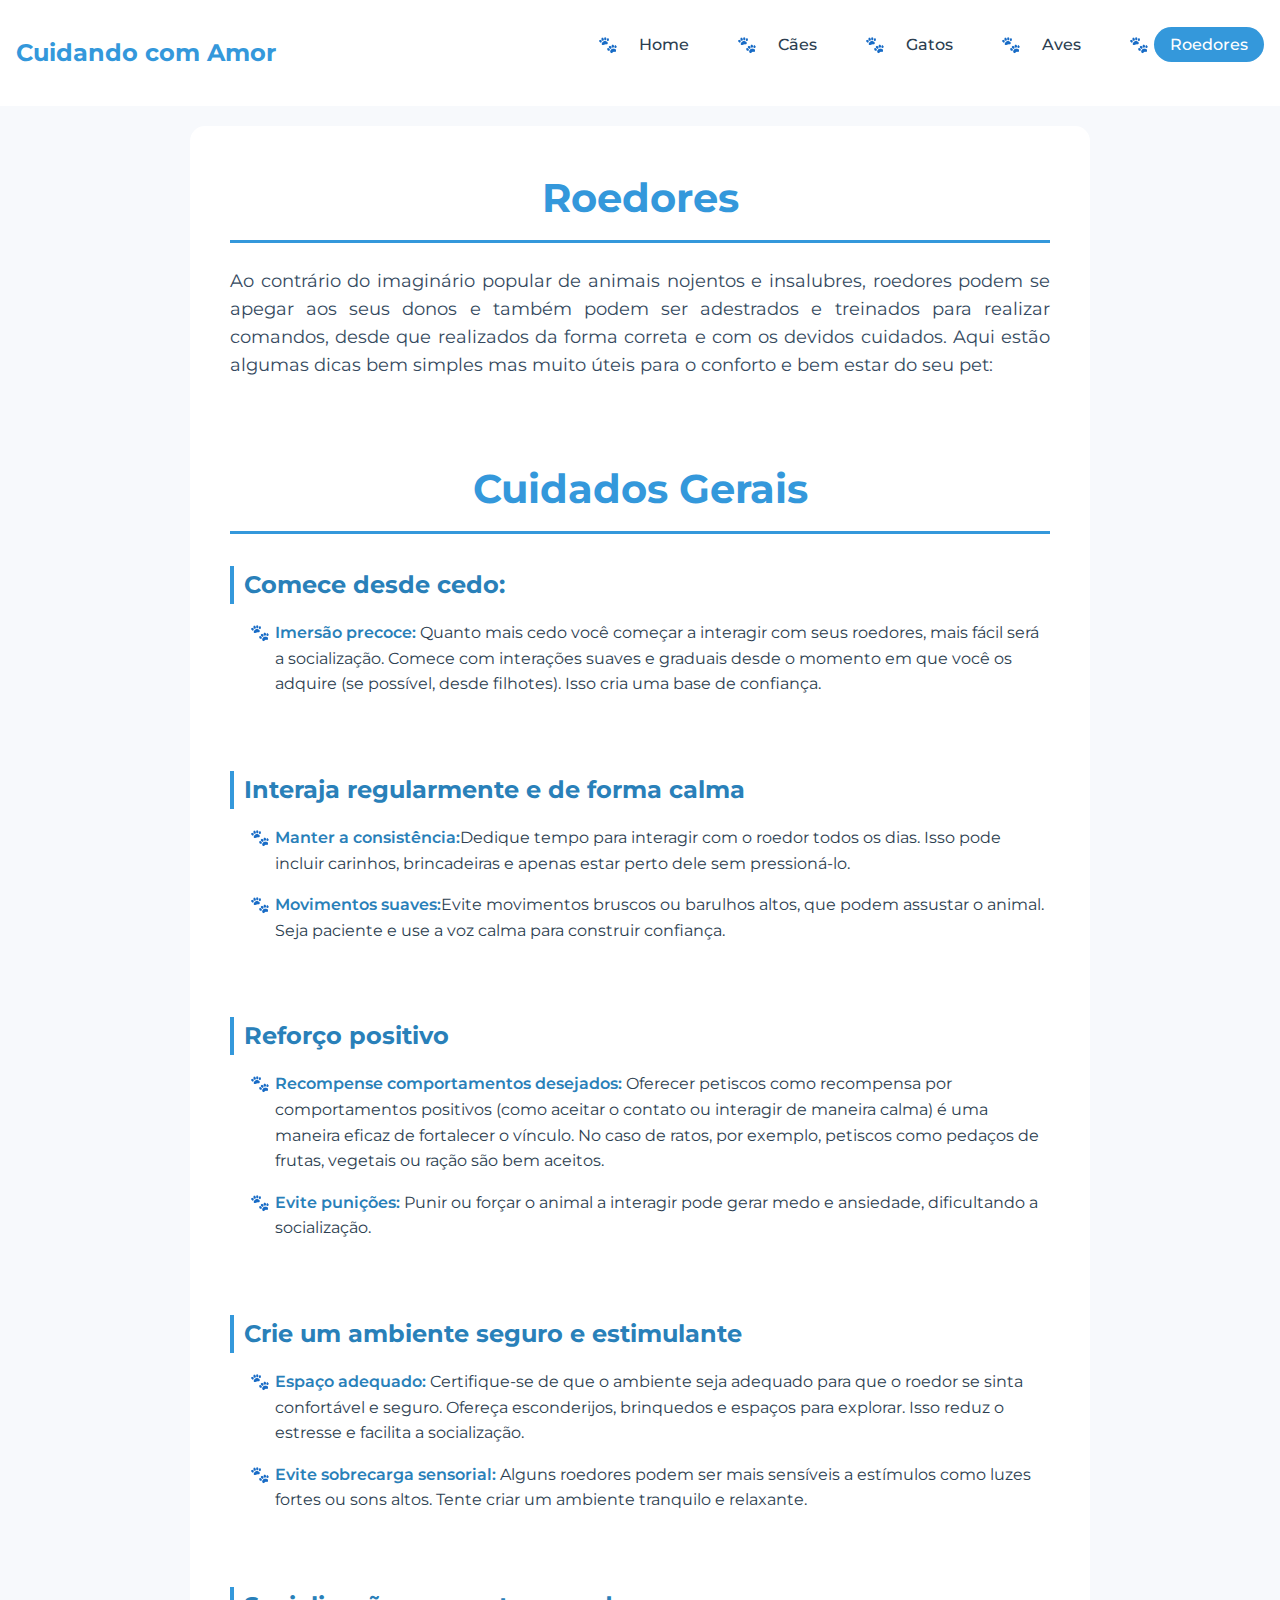
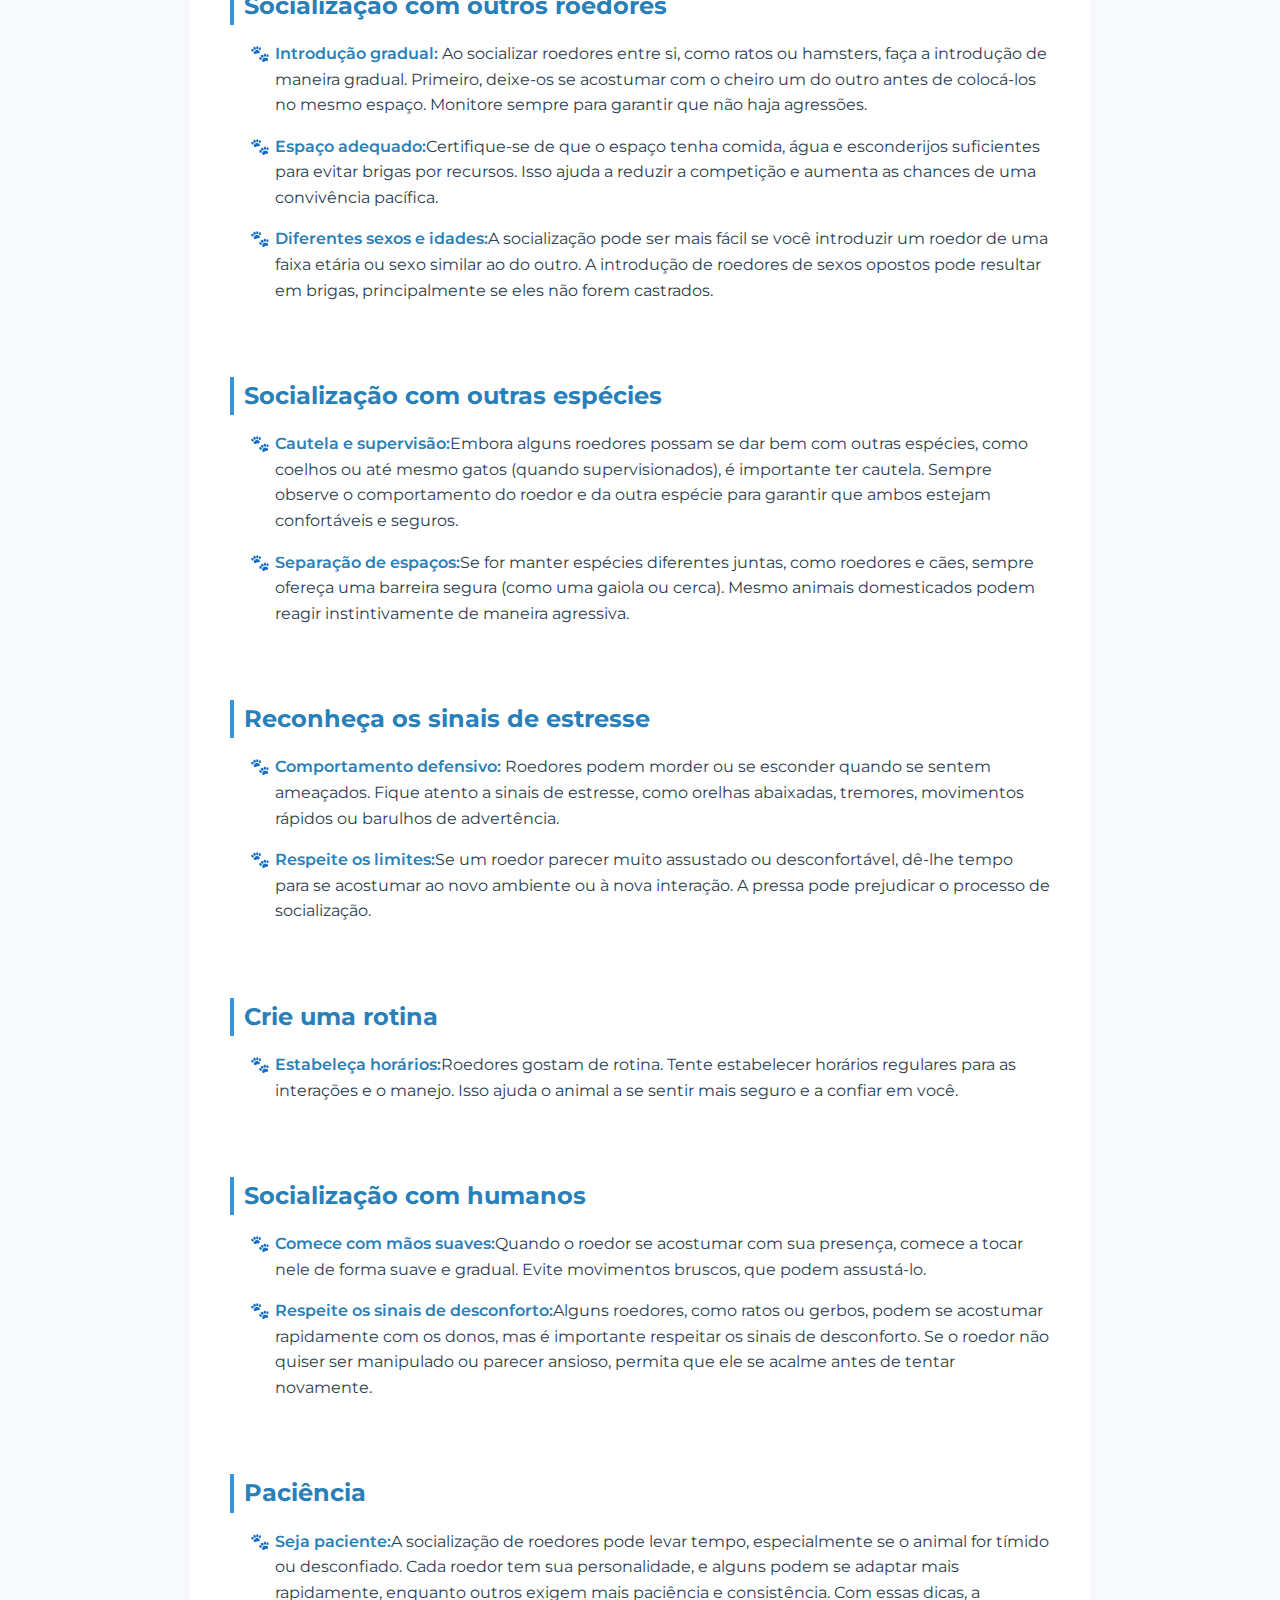
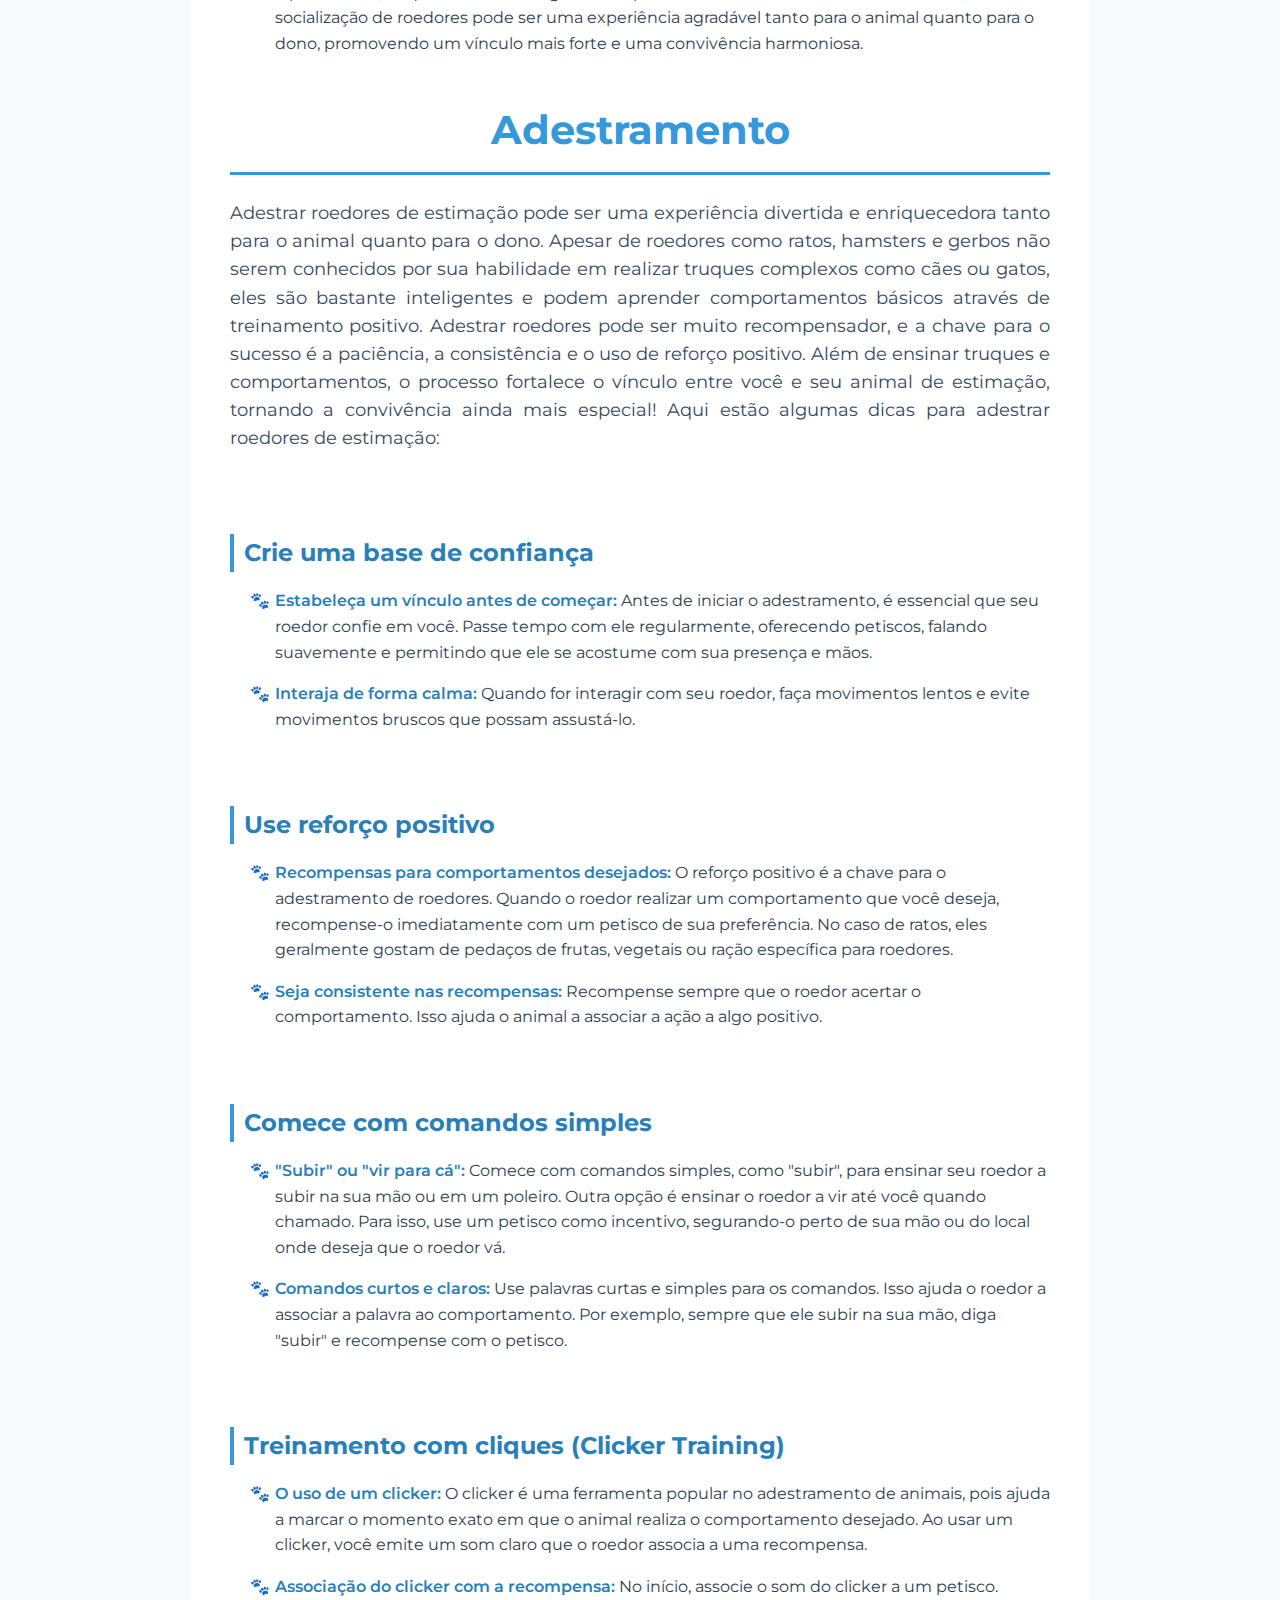
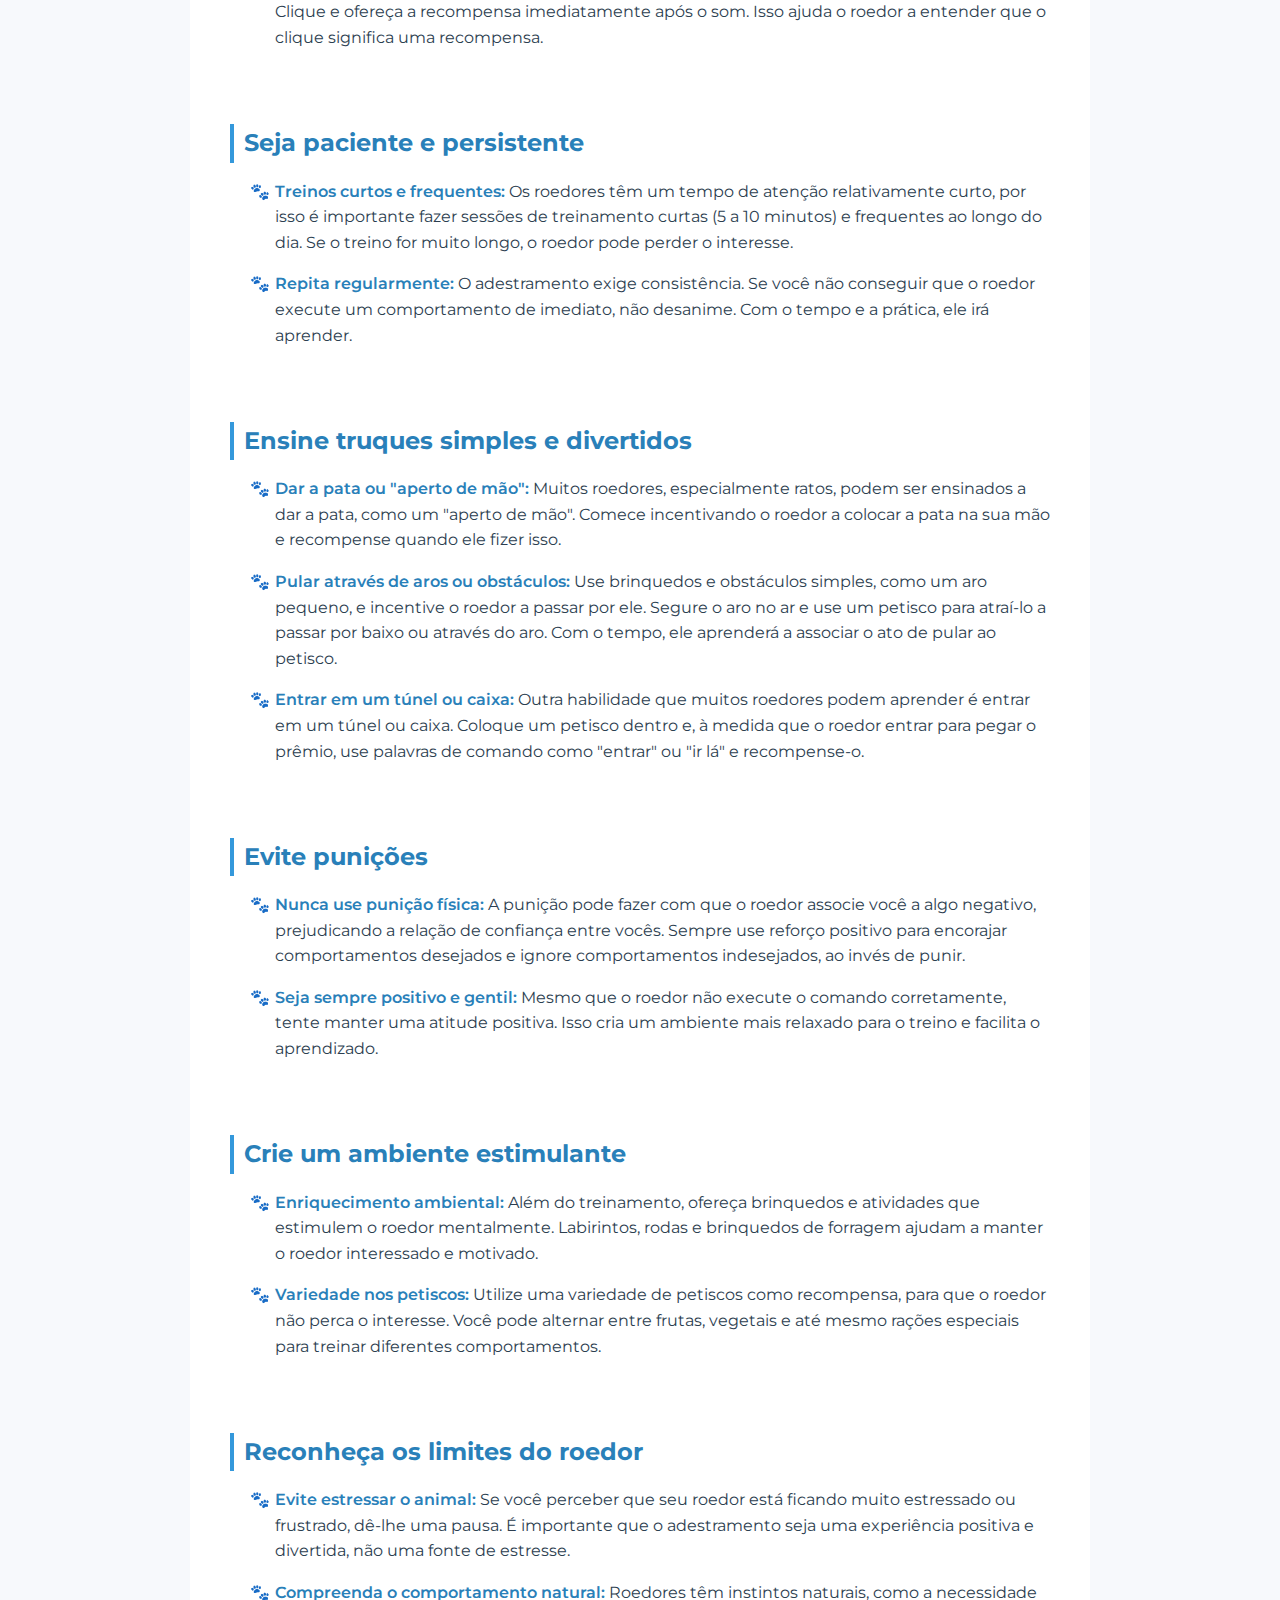
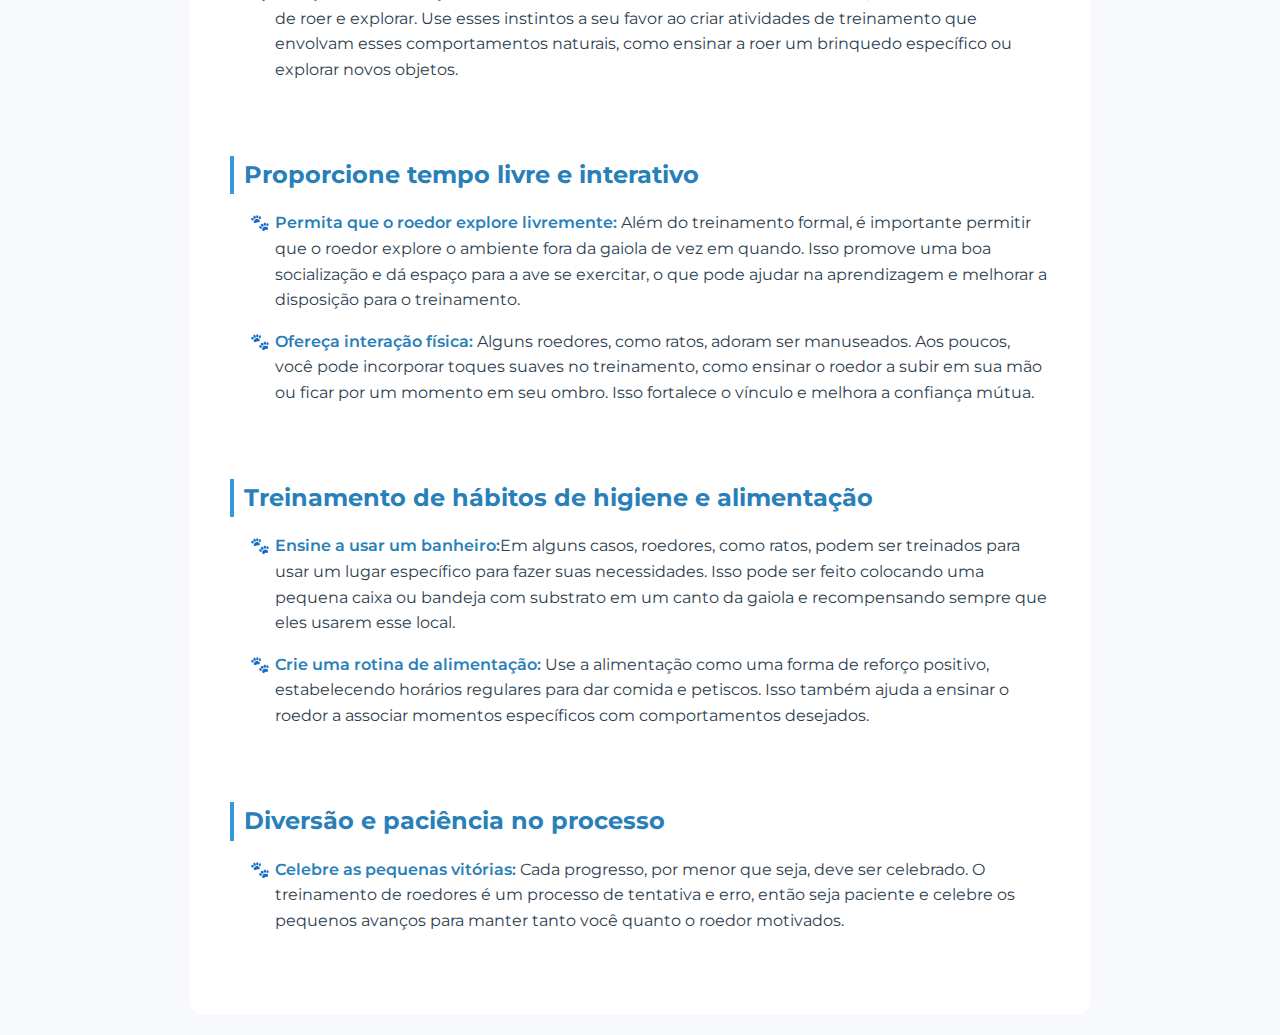
<file: roedores.html>
<!DOCTYPE html>
<html lang="pt-br">
<head>
    <meta charset="UTF-8">
    <meta name="viewport" content="width=device-width, initial-scale=1.0">
    <title>Cães</title>
    <link rel="stylesheet" href="./css/stylesCaes.css">
</head>
<body>
    <header class="page-header">
        <nav class="main-nav">
            
                <a class="logo" href="index.html">
                    <h2>Cuidando com Amor</h2>
                </a>
            <ul class="nav-links">
                <li><a href="index.html">Home</a></li>
                <li><a href="caes.html">Cães</a></li>
                <li><a href="gatos.html">Gatos</a></li>
                <li><a href="aves.html">Aves</a></li>
                <li><a href="roedores.html" class="active">Roedores</a></li>
            </ul>
            <div class="nav-toggle">
                <span></span>
                <span></span>
                <span></span>
            </div>
        </nav>
    </header>
    <div>
        <h1>Roedores</h1>
        <p>Ao contrário do imaginário popular de animais nojentos e insalubres, roedores podem se apegar aos seus donos e também podem ser adestrados e treinados para realizar comandos, desde que realizados da forma correta e com os devidos cuidados. Aqui estão algumas dicas bem simples mas muito úteis para o conforto e bem estar do seu pet:<br><br></p>
        <br>
        
        <h1>Cuidados Gerais</h1>

        <h3>Comece desde cedo:</h3>
        <ul>
           <li> <strong>Imersão precoce:</strong> Quanto mais cedo você começar a interagir com seus roedores, mais fácil será a socialização.
             Comece com interações suaves e graduais desde o momento em que você os adquire (se possível, desde filhotes). 
             Isso cria uma base de confiança.</li>
        </ul>
        <br>
        
        <h3>Interaja regularmente e de forma calma</h3>

        <ul>
            <li><strong>Manter a consistência:</strong>Dedique tempo para interagir com o roedor todos os dias. Isso pode incluir carinhos, brincadeiras e apenas estar perto dele sem pressioná-lo.</li>
            <li><strong>Movimentos suaves:</strong>Evite movimentos bruscos ou barulhos altos, que podem assustar o animal. Seja paciente e use a voz calma para construir confiança.</li>
        </ul>
        <br>

        <h3>Reforço positivo</h3>

        <ul>
            <li><strong>Recompense comportamentos desejados:</strong> Oferecer petiscos como recompensa por comportamentos positivos (como aceitar o contato ou interagir de maneira calma) é uma maneira eficaz de fortalecer o vínculo. No caso de ratos, por exemplo, petiscos como pedaços de frutas, vegetais ou ração são bem aceitos.</li>
            <li><strong>Evite punições:</strong> Punir ou forçar o animal a interagir pode gerar medo e ansiedade, dificultando a socialização.</li>
        </ul>
        <br>

        <h3>Crie um ambiente seguro e estimulante</h3>

        <ul>
            <li><strong>Espaço adequado:</strong> Certifique-se de que o ambiente seja adequado para que o roedor se sinta confortável e seguro. Ofereça esconderijos, brinquedos e espaços para explorar. Isso reduz o estresse e facilita a socialização.</li>
            <li><strong>Evite sobrecarga sensorial:</strong> Alguns roedores podem ser mais sensíveis a estímulos como luzes fortes ou sons altos. Tente criar um ambiente tranquilo e relaxante.</li>
        </ul>
        <br>

        <h3>Socialização com outros roedores</h3>

        <ul>
            <li><strong>Introdução gradual:</strong> Ao socializar roedores entre si, como ratos ou hamsters, faça a introdução de maneira gradual. Primeiro, deixe-os se acostumar com o cheiro um do outro antes de colocá-los no mesmo espaço. Monitore sempre para garantir que não haja agressões.</li>
            <li><strong>Espaço adequado:</strong>Certifique-se de que o espaço tenha comida, água e esconderijos suficientes para evitar brigas por recursos. Isso ajuda a reduzir a competição e aumenta as chances de uma convivência pacífica.</li>
            <li><strong>Diferentes sexos e idades:</strong>A socialização pode ser mais fácil se você introduzir um roedor de uma faixa etária ou sexo similar ao do outro. A introdução de roedores de sexos opostos pode resultar em brigas, principalmente se eles não forem castrados.</li>
        </ul>
        <br>

        <h3>Socialização com outras espécies</h3>

        <ul>
            <li><strong>Cautela e supervisão:</strong>Embora alguns roedores possam se dar bem com outras espécies, como coelhos ou até mesmo gatos (quando supervisionados), é importante ter cautela. Sempre observe o comportamento do roedor e da outra espécie para garantir que ambos estejam confortáveis e seguros.</li>
            <li><strong>Separação de espaços:</strong>Se for manter espécies diferentes juntas, como roedores e cães, sempre ofereça uma barreira segura (como uma gaiola ou cerca). Mesmo animais domesticados podem reagir instintivamente de maneira agressiva.</li>
        </ul>
        <br>

        <h3>Reconheça os sinais de estresse</h3>

        <ul>
            <li><strong>Comportamento defensivo:</strong> Roedores podem morder ou se esconder quando se sentem ameaçados. Fique atento a sinais de estresse, como orelhas abaixadas, tremores, movimentos rápidos ou barulhos de advertência.</li>
            <li><strong>Respeite os limites:</strong>Se um roedor parecer muito assustado ou desconfortável, dê-lhe tempo para se acostumar ao novo ambiente ou à nova interação. A pressa pode prejudicar o processo de socialização.</li>
        </ul>
        <br>

        <h3>Crie uma rotina</h3>

        <ul>
            <li><strong>Estabeleça horários:</strong>Roedores gostam de rotina. Tente estabelecer horários regulares para as interações e o manejo. Isso ajuda o animal a se sentir mais seguro e a confiar em você.</li>
        </ul>
        <br>

        <h3>Socialização com humanos</h3>

        <ul>
            <li><strong>Comece com mãos suaves:</strong>Quando o roedor se acostumar com sua presença, comece a tocar nele de forma suave e gradual. Evite movimentos bruscos, que podem assustá-lo.</li>
            <li><strong>Respeite os sinais de desconforto:</strong>Alguns roedores, como ratos ou gerbos, podem se acostumar rapidamente com os donos, mas é importante respeitar os sinais de desconforto. Se o roedor não quiser ser manipulado ou parecer ansioso, permita que ele se acalme antes de tentar novamente.</li>
        </ul>
        <br>

        <h3>Paciência</h3>
        <ul>
            <li><strong>Seja paciente:</strong>A socialização de roedores pode levar tempo, especialmente se o animal for tímido ou desconfiado. Cada roedor tem sua personalidade, e alguns podem se adaptar mais rapidamente, enquanto outros exigem mais paciência e consistência.
                Com essas dicas, a socialização de roedores pode ser uma experiência agradável tanto para o animal quanto para o dono, promovendo um vínculo mais forte e uma convivência harmoniosa.</li>
        </ul>
        <br>

        <h1>Adestramento</h1>

        <p>Adestrar roedores de estimação pode ser uma experiência divertida e enriquecedora tanto para o animal quanto para o dono. 
            Apesar de roedores como ratos, hamsters e gerbos não serem conhecidos por sua habilidade em realizar truques complexos como cães ou gatos, eles são bastante inteligentes e podem aprender comportamentos básicos através de treinamento positivo. 
            Adestrar roedores pode ser muito recompensador, e a chave para o sucesso é a paciência, a consistência e o uso de reforço positivo. Além de ensinar truques e comportamentos, o processo fortalece o vínculo entre você e seu animal de estimação, tornando a convivência ainda mais especial!
            Aqui estão algumas dicas para adestrar roedores de estimação:</p>
        <br>

        <h3>Crie uma base de confiança</h3>

        <ul>
            <li><strong>Estabeleça um vínculo antes de começar:</strong> Antes de iniciar o adestramento, é essencial que seu roedor confie em você. Passe tempo com ele regularmente, oferecendo petiscos, falando suavemente e permitindo que ele se acostume com sua presença e mãos.</li>
            <li><strong>Interaja de forma calma:</strong> Quando for interagir com seu roedor, faça movimentos lentos e evite movimentos bruscos que possam assustá-lo.</li>

        </ul>
        <br>

        <h3>Use reforço positivo</h3>

        <ul>
            <li><strong>Recompensas para comportamentos desejados:</strong> O reforço positivo é a chave para o adestramento de roedores. Quando o roedor realizar um comportamento que você deseja, recompense-o imediatamente com um petisco de sua preferência. No caso de ratos, eles geralmente gostam de pedaços de frutas, vegetais ou ração específica para roedores.</li>
            <li><strong>Seja consistente nas recompensas:</strong> Recompense sempre que o roedor acertar o comportamento. Isso ajuda o animal a associar a ação a algo positivo.</li>

        </ul>
        <br>

        <h3>Comece com comandos simples</h3>

        <ul>
            <li><strong>"Subir" ou "vir para cá":</strong> Comece com comandos simples, como "subir", para ensinar seu roedor a subir na sua mão ou em um poleiro. Outra opção é ensinar o roedor a vir até você quando chamado. Para isso, use um petisco como incentivo, segurando-o perto de sua mão ou do local onde deseja que o roedor vá.</li>
            <li><strong>Comandos curtos e claros:</strong> Use palavras curtas e simples para os comandos. Isso ajuda o roedor a associar a palavra ao comportamento. Por exemplo, sempre que ele subir na sua mão, diga "subir" e recompense com o petisco.</li>

        </ul>
        <br>

        <h3>Treinamento com cliques (Clicker Training)</h3>

        <ul>
            <li><strong>O uso de um clicker:</strong> O clicker é uma ferramenta popular no adestramento de animais, pois ajuda a marcar o momento exato em que o animal realiza o comportamento desejado. Ao usar um clicker, você emite um som claro que o roedor associa a uma recompensa.</li>
            <li><strong>Associação do clicker com a recompensa:</strong> No início, associe o som do clicker a um petisco. Clique e ofereça a recompensa imediatamente após o som. Isso ajuda o roedor a entender que o clique significa uma recompensa.</li>

        </ul>
        <br>

        <h3>Seja paciente e persistente</h3>

        <ul>
            <li><strong>Treinos curtos e frequentes:</strong> Os roedores têm um tempo de atenção relativamente curto, por isso é importante fazer sessões de treinamento curtas (5 a 10 minutos) e frequentes ao longo do dia. Se o treino for muito longo, o roedor pode perder o interesse.</li>
            <li><strong>Repita regularmente:</strong> O adestramento exige consistência. Se você não conseguir que o roedor execute um comportamento de imediato, não desanime. Com o tempo e a prática, ele irá aprender.</li>

        </ul>
        <br>

        <h3>Ensine truques simples e divertidos</h3>

        <ul>
            <li><strong>Dar a pata ou "aperto de mão":</strong> Muitos roedores, especialmente ratos, podem ser ensinados a dar a pata, como um "aperto de mão". Comece incentivando o roedor a colocar a pata na sua mão e recompense quando ele fizer isso.</li>
            <li><strong>Pular através de aros ou obstáculos:</strong> Use brinquedos e obstáculos simples, como um aro pequeno, e incentive o roedor a passar por ele. Segure o aro no ar e use um petisco para atraí-lo a passar por baixo ou através do aro. Com o tempo, ele aprenderá a associar o ato de pular ao petisco.</li>
            <li><strong>Entrar em um túnel ou caixa:</strong> Outra habilidade que muitos roedores podem aprender é entrar em um túnel ou caixa. Coloque um petisco dentro e, à medida que o roedor entrar para pegar o prêmio, use palavras de comando como "entrar" ou "ir lá" e recompense-o.</li>
        </ul>
        <br>

        <h3>Evite punições</h3>

        <ul>
            <li><strong>Nunca use punição física:</strong> A punição pode fazer com que o roedor associe você a algo negativo, prejudicando a relação de confiança entre vocês. Sempre use reforço positivo para encorajar comportamentos desejados e ignore comportamentos indesejados, ao invés de punir.</li>
            <li><strong>Seja sempre positivo e gentil:</strong> Mesmo que o roedor não execute o comando corretamente, tente manter uma atitude positiva. Isso cria um ambiente mais relaxado para o treino e facilita o aprendizado.</li>
        </ul>
        <br>

        <h3>Crie um ambiente estimulante</h3>

        <ul>
            <li><strong>Enriquecimento ambiental:</strong> Além do treinamento, ofereça brinquedos e atividades que estimulem o roedor mentalmente. Labirintos, rodas e brinquedos de forragem ajudam a manter o roedor interessado e motivado.</li>
            <li><strong>Variedade nos petiscos:</strong> Utilize uma variedade de petiscos como recompensa, para que o roedor não perca o interesse. Você pode alternar entre frutas, vegetais e até mesmo rações especiais para treinar diferentes comportamentos.</li>
        </ul>
        <br>

        <h3>Reconheça os limites do roedor</h3>

        <ul>
            <li><strong>Evite estressar o animal:</strong> Se você perceber que seu roedor está ficando muito estressado ou frustrado, dê-lhe uma pausa. É importante que o adestramento seja uma experiência positiva e divertida, não uma fonte de estresse.</li>
            <li><strong>Compreenda o comportamento natural:</strong> Roedores têm instintos naturais, como a necessidade de roer e explorar. Use esses instintos a seu favor ao criar atividades de treinamento que envolvam esses comportamentos naturais, como ensinar a roer um brinquedo específico ou explorar novos objetos.</li>
        </ul>
        <br>

        <h3>Proporcione tempo livre e interativo</h3>

        <ul>
            <li><strong>Permita que o roedor explore livremente:</strong> Além do treinamento formal, é importante permitir que o roedor explore o ambiente fora da gaiola de vez em quando. Isso promove uma boa socialização e dá espaço para a ave se exercitar, o que pode ajudar na aprendizagem e melhorar a disposição para o treinamento.</li>
            <li><strong>Ofereça interação física:</strong> Alguns roedores, como ratos, adoram ser manuseados. Aos poucos, você pode incorporar toques suaves no treinamento, como ensinar o roedor a subir em sua mão ou ficar por um momento em seu ombro. Isso fortalece o vínculo e melhora a confiança mútua.</li>
        </ul>
        <br>

        <h3>Treinamento de hábitos de higiene e alimentação</h3>

        <ul>
            <li><strong>Ensine a usar um banheiro:</strong>Em alguns casos, roedores, como ratos, podem ser treinados para usar um lugar específico para fazer suas necessidades. Isso pode ser feito colocando uma pequena caixa ou bandeja com substrato em um canto da gaiola e recompensando sempre que eles usarem esse local.</li>
            <li><strong>Crie uma rotina de alimentação:</strong> Use a alimentação como uma forma de reforço positivo, estabelecendo horários regulares para dar comida e petiscos. Isso também ajuda a ensinar o roedor a associar momentos específicos com comportamentos desejados.</li>
        </ul>
        <br>

        <h3>Diversão e paciência no processo</h3>

        <ul>
            <li><strong>Celebre as pequenas vitórias:</strong> Cada progresso, por menor que seja, deve ser celebrado. O treinamento de roedores é um processo de tentativa e erro, então seja paciente e celebre os pequenos avanços para manter tanto você quanto o roedor motivados.</li>
        </ul>
        <br>






















    </div>

    <script>
    const navToggle = document.querySelector('.nav-toggle');
    const navLinks = document.querySelector('.nav-links');

    navToggle.addEventListener('click', () => {
        navLinks.classList.toggle('active');
    });
</script>
</body>
</html>
</file>
<file: css/stylesCaes.css>
@import url(https://fonts.googleapis.com/css?family=Montserrat:100,200,300,regular,500,600,700,800,900,100italic,200italic,300italic,italic,500italic,600italic,700italic,800italic,900italic);

* {
    margin: 0;
    padding: 0;
    box-sizing: border-box;
    font-family: "Montserrat", sans-serif;
}

.page-header {
    position: sticky;
    top: 0;
    z-index: 1000;
    width: 100%;
    background-color: #fff;
}

.main-nav {
    width: 100%; 
    padding: 1rem;
    display: flex;
    justify-content: space-between;
    align-items: center;
}


.logo a {
    text-decoration: none;
}

.logo {
    list-style: none;
    text-decoration: none;
}

.logo h2 {
    color: #3498db;
    font-size: 1.5rem;
    font-weight: 700;
}

.nav-links {
    display: flex;
    gap: 2rem;
    list-style: none;
}

.nav-links a {
    text-decoration: none;
    color: #2c3e50;
    font-weight: 500;
    padding: 0.5rem 1rem;
    border-radius: 20px;
    transition: all 0.3s ease;
}

.nav-links a:hover {
    background-color: #3498db;
    color: white;
}

.nav-links a.active {
    background-color: #3498db;
    color: white;
}

.nav-toggle {
    display: none;
    flex-direction: column;
    gap: 6px;
    cursor: pointer;
}

.nav-toggle span {
    width: 30px;
    height: 3px;
    background-color: #2c3e50;
    border-radius: 3px;
    transition: all 0.3s ease;
}


body {
    background-color: #f7f9fc;
    color: #2c3e50;
    line-height: 1.6;
    padding-top: 0; 
}

div {
    max-width: 900px;
    margin: 20px auto;
    background-color: white;
    padding: 40px;
    border-radius: 15px;
}

h1 {
    color: #3498db;
    font-size: 2.5rem;
    margin-bottom: 1.5rem;
    text-align: center;
    border-bottom: 3px solid #3498db;
    padding-bottom: 10px;
}

h3 {
    color: #2980b9;
    font-size: 1.5rem;
    margin: 2rem 0 1rem;
    padding-left: 10px;
    border-left: 4px solid #3498db;
}

p {
    color: #34495e;
    margin-bottom: 1.5rem;
    font-size: 1.1rem;
    text-align: justify;
}

ul {
    list-style: none;
    margin: 1rem 0;
    padding-left: 20px;
}

li {
    margin-bottom: 1rem;
    position: relative;
    padding-left: 25px;
}

li:before {
    content: "🐾";
    position: absolute;
    left: 0;
    color: #3498db;
}

strong {
    color: #2980b9;
    font-weight: 600;
}

li:hover {
    transform: translateX(10px);
    transition: transform 0.3s ease;
}


@media (max-width: 768px) {
    .nav-links {
        display: none;
        position: absolute;
        top: 100%;
        left: 0;
        right: 0;
        background-color: white;
        flex-direction: column;
        padding: 1rem;
        box-shadow: 0 2px 5px rgba(0, 0, 0, 0.1);
    }

    .nav-links.active {
        display: flex;
    }

    .nav-toggle {
        display: flex;
    }

    .main-nav {
        padding: 1rem;
    }

    div {
        padding: 20px;
        margin: 10px;
    }

    h1 {
        font-size: 2rem;
    }

    h3 {
        font-size: 1.3rem;
    }

    p, li {
        font-size: 1rem;
    }
}

@media print {
    .page-header {
        display: none;
    }
    
    div {
        box-shadow: none;
        padding: 0;
    }

    body {
        background: white;
    }

    h1, h3 {
        color: black;
    }

    li:before {
        content: "•";
    }
}

@media (prefers-contrast: high) {
    body {
        background: white;
    }

    div {
        border: 2px solid #000;
    }

    h1, h3, strong {
        color: #000;
    }

    .nav-links a,
    .logo h2 {
        color: #000;
    }

    .nav-links a.active,
    .nav-links a:hover {
        background-color: #000;
        color: #fff;
    }
}
</file>
